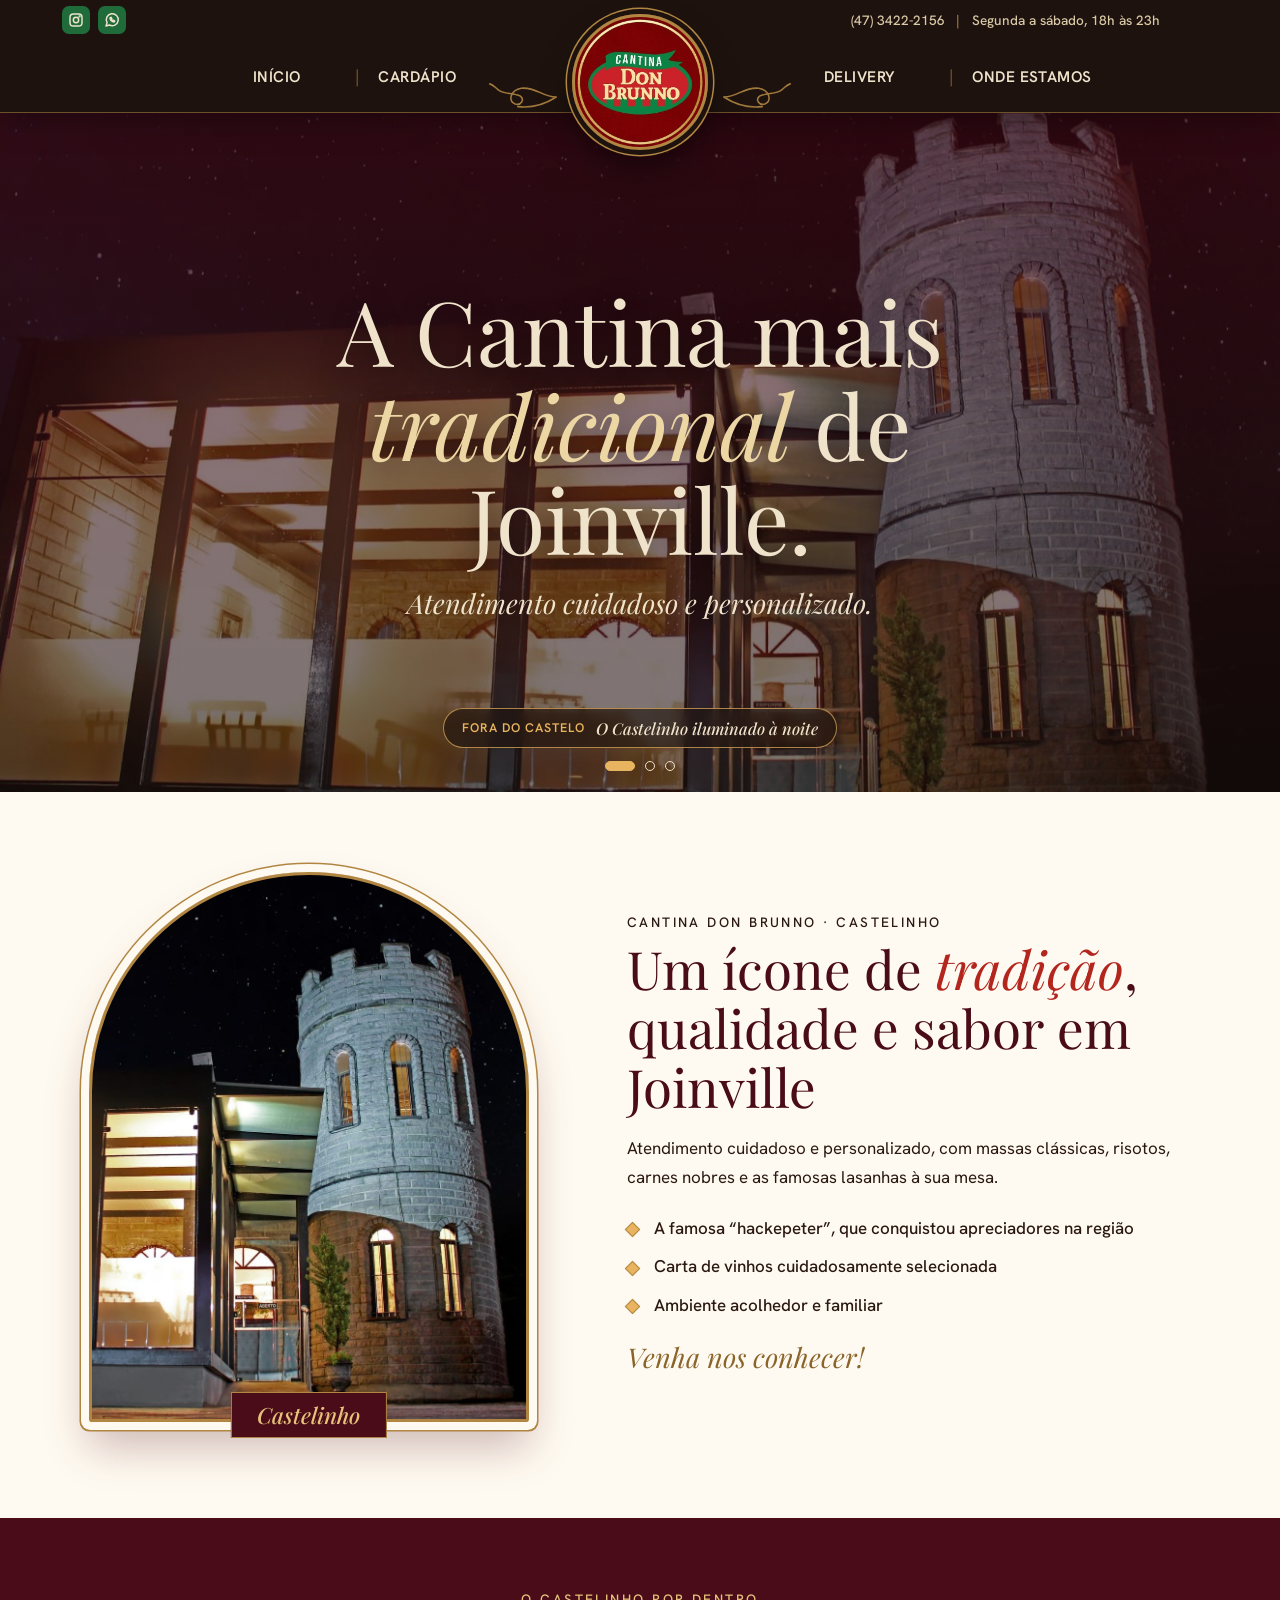
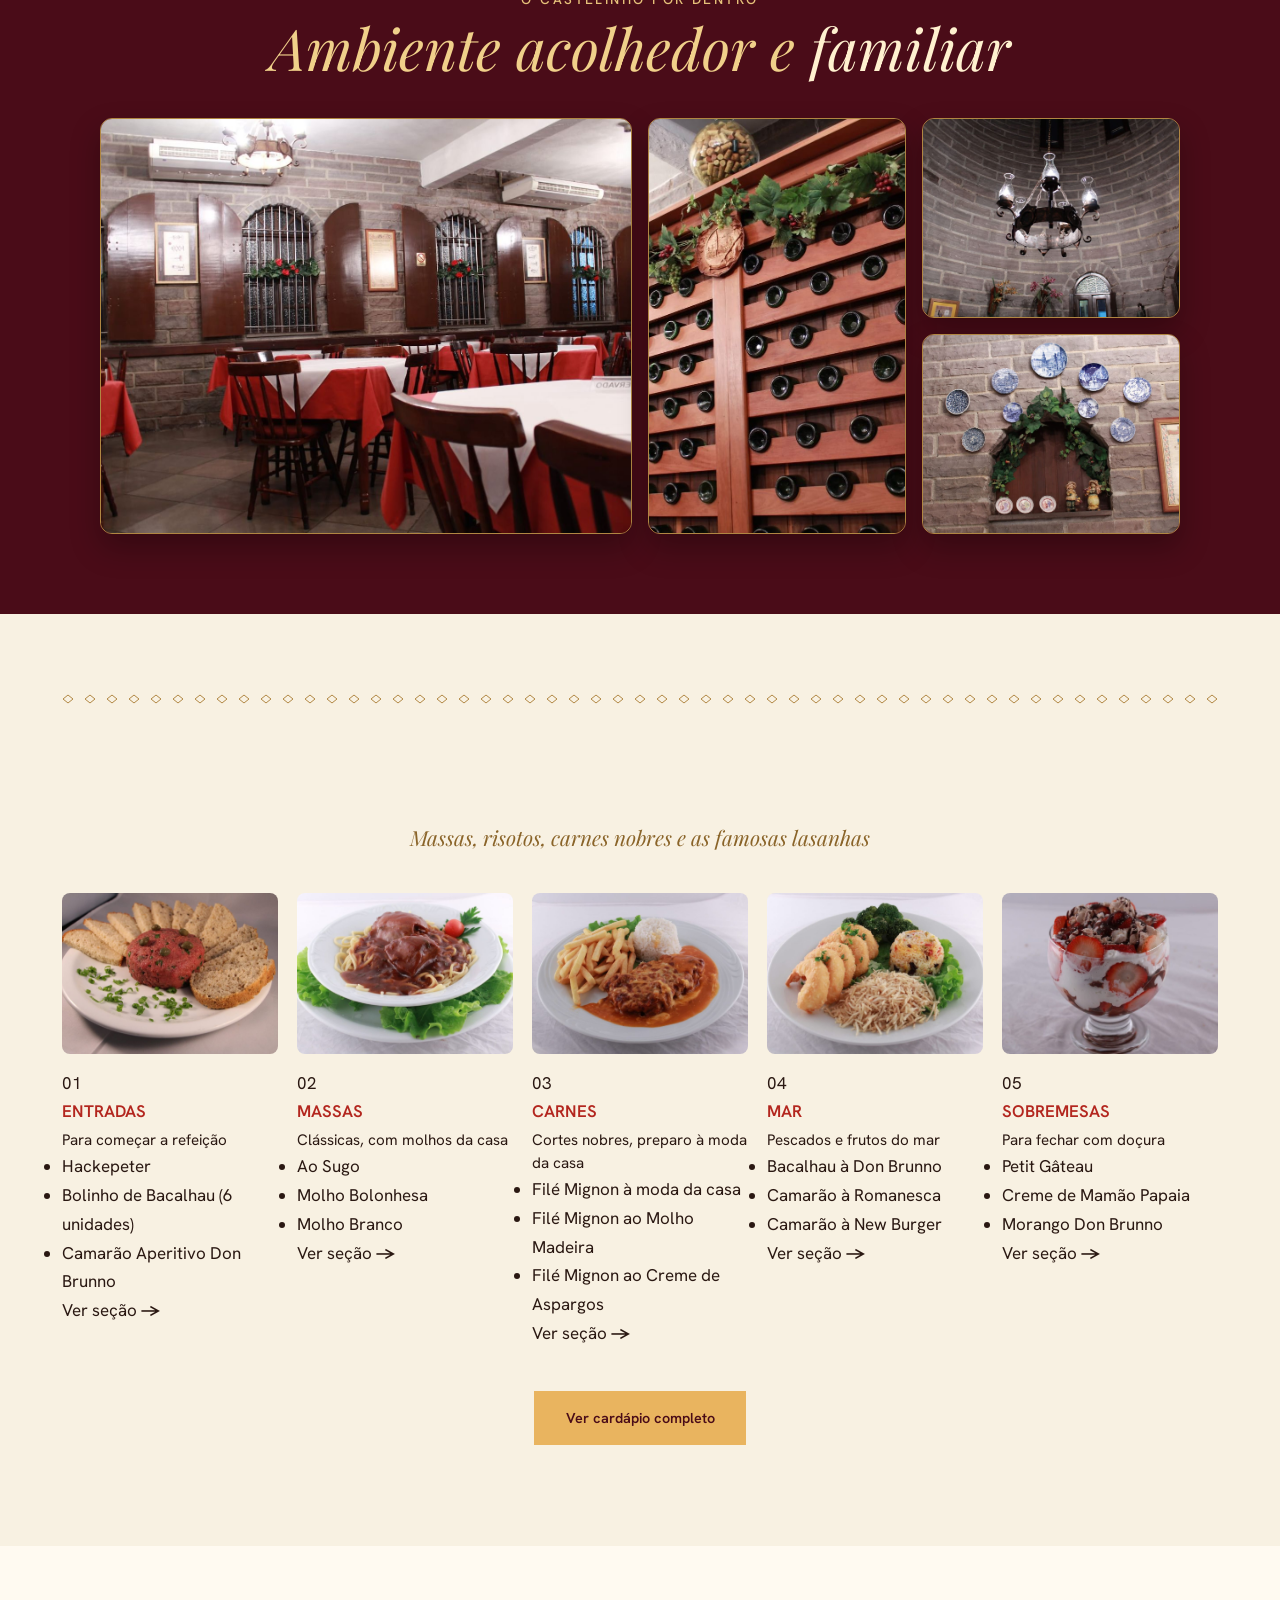
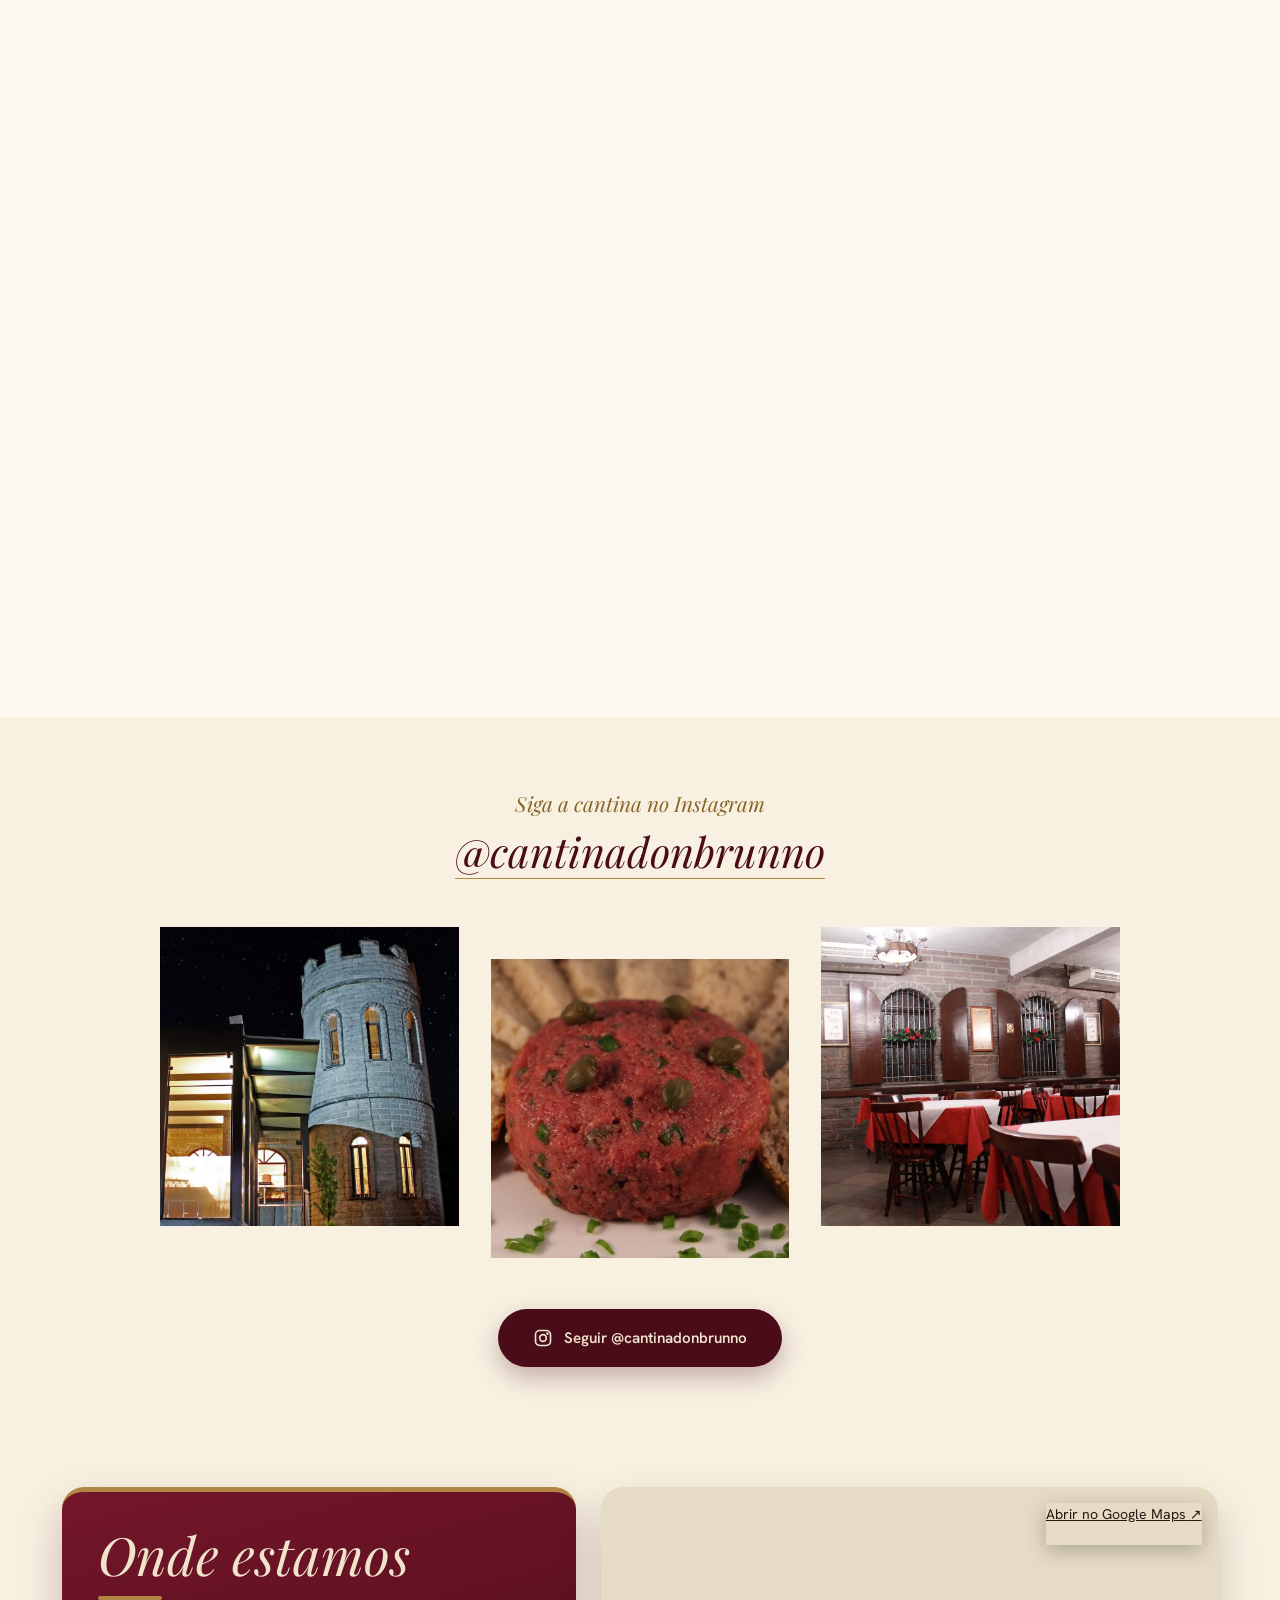
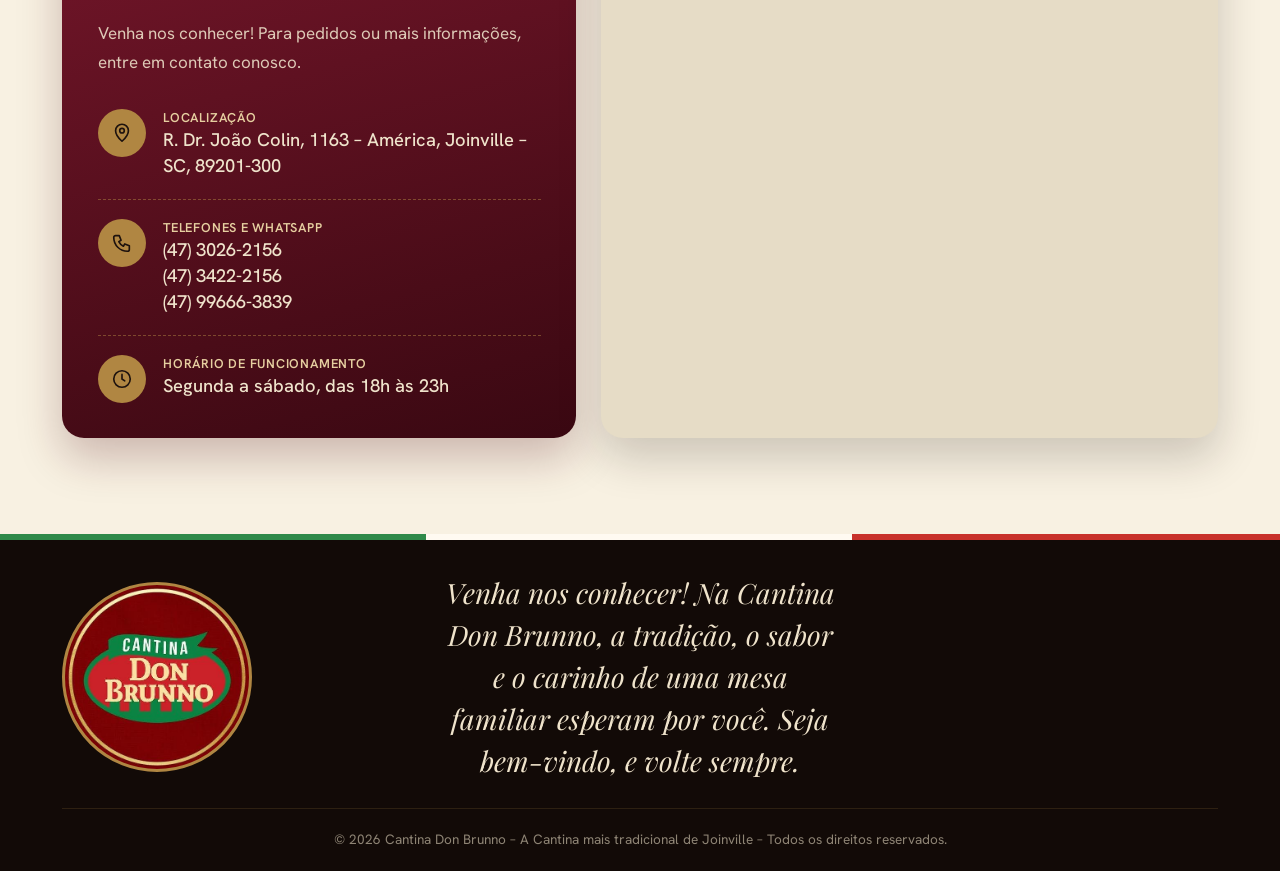
<file: index.html>
<!DOCTYPE html>
<html lang="pt-BR">
<head>
<meta charset="utf-8">
<meta name="viewport" content="width=device-width, initial-scale=1, viewport-fit=cover">
<title>Cantina Don Brunno – A Cantina mais tradicional de Joinville</title>
<link rel="preconnect" href="https://fonts.googleapis.com"><link rel="preconnect" href="https://fonts.gstatic.com" crossorigin>
<link href="https://fonts.googleapis.com/css2?family=Playfair+Display:ital,wght@0,400;0,500;0,600;1,400;1,500&family=Hanken+Grotesk:wght@400;500;600&display=swap" rel="stylesheet">
<link rel="stylesheet" href="css/style.css">
</head>
<body class="hm">
<header id="hd">
 <div class="tbar"><div class="w"><div class="soc"><a class="ic2" href="https://www.instagram.com/cantinadonbrunno" aria-label="Instagram"><svg width="16" height="16" viewBox="0 0 24 24" fill="none" stroke="currentColor" stroke-width="2.2" aria-hidden="true"><rect x="3" y="3" width="18" height="18" rx="5"/><circle cx="12" cy="12" r="4"/><circle cx="17.3" cy="6.7" r=".6" fill="currentColor"/></svg></a><a class="ic2" href="https://wa.me/5547996663839" aria-label="WhatsApp"><svg width="16" height="16" viewBox="0 0 24 24" fill="none" stroke="currentColor" stroke-width="2.2" stroke-linecap="round" stroke-linejoin="round" aria-hidden="true"><path d="M3 21l1.6-5A9 9 0 1 1 8 19.4z"/><path d="M9 9c0 3 3 6 6 6l1.2-1.4-2.2-1.2-.9.7a4 4 0 0 1-1.9-1.9l.7-.9L10.7 8z"/></svg></a></div>
 <div class="inf"><a href="tel:+554734222156">(47) 3422-2156</a><span>|</span>Segunda a sábado, 18h às 23h</div></div></div>
 <div class="nbar"><div class="w nb">
  <button id="bg" aria-label="Abrir menu"><i></i><i></i></button>
  <ul class="nl nl-l"><li><a href="#top">Início</a></li><li><a href="cardapio.html">Cardápio</a></li></ul>
  <a class="bdg" href="#top" aria-label="Cantina Don Brunno – início"><i class="wing l"></i><i class="wing r"></i><span class="ph" data-s="logo"></span></a>
  <ul class="nl nl-r"><li><a href="#delivery">Delivery</a></li><li><a href="#contato">Onde estamos</a></li></ul>
  <a class="wam" href="https://wa.me/5547996663839" aria-label="WhatsApp"><svg width="24" height="24" viewBox="0 0 24 24" fill="currentColor" aria-hidden="true"><path d="M12.04 2C6.58 2 2.13 6.45 2.13 11.91c0 1.75.46 3.45 1.32 4.95L2.05 22l5.25-1.38a9.9 9.9 0 0 0 4.74 1.21h.01c5.46 0 9.91-4.45 9.91-9.91A9.85 9.85 0 0 0 19.07 4.9 9.83 9.83 0 0 0 12.04 2zm0 18.15h-.01a8.2 8.2 0 0 1-4.19-1.15l-.3-.18-3.12.82.83-3.04-.2-.31a8.2 8.2 0 0 1-1.26-4.38c0-4.54 3.7-8.23 8.25-8.23 2.2 0 4.27.86 5.82 2.42a8.18 8.18 0 0 1 2.41 5.82c0 4.54-3.7 8.23-8.23 8.23zm4.52-6.16c-.25-.12-1.47-.72-1.69-.81-.23-.08-.39-.12-.56.12-.17.25-.64.81-.78.97-.14.17-.29.19-.54.06-.25-.12-1.05-.39-2-1.23-.74-.66-1.23-1.47-1.38-1.72-.14-.25-.02-.38.11-.51.11-.11.25-.29.37-.43.12-.14.17-.25.25-.41.08-.17.04-.31-.02-.43-.06-.12-.56-1.34-.76-1.84-.2-.48-.41-.42-.56-.43h-.48c-.17 0-.43.06-.66.31-.23.25-.87.85-.87 2.07s.89 2.4 1.01 2.56c.12.17 1.75 2.67 4.23 3.74.59.26 1.05.41 1.41.52.59.19 1.13.16 1.56.1.48-.07 1.47-.6 1.67-1.18.21-.58.21-1.07.14-1.18-.06-.1-.23-.16-.48-.29z"/></svg></a>
 </div></div>
  <nav id="mm"><span class="ph mlogo" data-s="logo"></span><ul><li><a href="#top">Início</a></li><li><a href="cardapio.html">Cardápio</a></li><li><a href="#delivery">Delivery</a></li><li><a href="#contato">Onde estamos</a></li><li><a href="https://wa.me/5547996663839" class="sm">WhatsApp</a></li><li><a href="https://www.instagram.com/cantinadonbrunno" class="sm">Instagram</a></li></ul><div class="trib mt"></div></nav>
</header>
<section class="hero" id="top" aria-roledescription="carrossel" aria-label="Fotos da Cantina Don Brunno">
 <div class="hs"><div class="sl on" data-t="Fora do castelo" data-d="O Castelinho iluminado à noite"><div class="ph cv" data-s="castelo-fora" data-p="82% 50%" role="img" aria-label="Fachada do Castelinho da Cantina Don Brunno à noite, com a torre iluminada"></div></div><div class="sl" data-t="Dentro do castelo" data-d="O salão e a adega de vinhos"><div class="ph cv" data-s="salao-adega" data-p="55% 50%" role="img" aria-label="Salão da Cantina Don Brunno com mesas de toalha vermelha e a adega ao fundo"></div></div><div class="sl" data-t="Dentro do castelo" data-d="Cada canto com história e carinho"><div class="ph cv" data-s="quadro-uvas-branca" data-p="50% 50%" role="img" aria-label="Quadro de uvas na parede de pedra do salão"></div></div></div>
 <div><h1>A Cantina mais <em>tradicional</em> de Joinville.</h1><p>Atendimento cuidadoso e personalizado.</p></div>
 <div class="hb"><span class="hcap" aria-live="polite"><b></b><i></i></span><div class="hdots"><button type="button" aria-label="Foto 1"></button><button type="button" aria-label="Foto 2"></button><button type="button" aria-label="Foto 3"></button></div></div>
</section>

<section id="castelinho"><div class="w cs">
 <div class="cs-ph rv"><div class="ph" data-s="casteloNoite" data-p="50% 50%" role="img" aria-label="O Castelinho, sede da Cantina Don Brunno, iluminado à noite"></div><span class="cs-tag">Castelinho</span></div>
 <div class="rv"><p class="eb">Cantina Don Brunno · Castelinho</p>
  <h2>Um ícone de <em>tradição</em>, qualidade e sabor em Joinville</h2>
  <p>Atendimento cuidadoso e personalizado, com massas clássicas, risotos, carnes nobres e as famosas lasanhas à sua mesa.</p>
  <ul class="cs-li"><li>A famosa “hackepeter”, que conquistou apreciadores na região</li><li>Carta de vinhos cuidadosamente selecionada</li><li>Ambiente acolhedor e familiar</li></ul>
  <p class="cs-cl">Venha nos conhecer!</p></div>
</div></section>

<section id="ambiente"><div class="w">
 <p class="eb rv">O Castelinho por dentro</p><h2 class="rv">Ambiente acolhedor e <em>familiar</em></h2>
 <div class="amb rv">
  <figure class="a1"><div class="ph" data-s="salao" data-p="50% 50%" role="img" aria-label="Salão da Cantina Don Brunno com mesas de toalha vermelha e janelas em arco"></div></figure>
  <figure class="a2"><div class="ph" data-s="adega" data-p="55% 50%" role="img" aria-label="Adega de madeira com garrafas de vinho"></div></figure>
  <figure class="a3"><div class="ph" data-s="lustre" data-p="50% 40%" role="img" aria-label="Lustre de ferro na torre do Castelinho"></div></figure>
  <figure class="a4"><div class="ph" data-s="pratos-azuis" data-p="50% 45%" role="img" aria-label="Pratos azuis decorativos na parede de pedra"></div></figure>
 </div>
</div></section>

<section id="cardapio"><div class="w">
 <div class="dia"></div><h2 class="rv">Cardápio</h2><p class="sub">Massas, risotos, carnes nobres e as famosas lasanhas</p>
 <div class="fcg"><a class="fc" href="cardapio.html#entradas"><div class="ph" data-s="hackepeter-1" data-p="50% 50%" role="img" aria-label="Hackepeter com fatias de pão"></div><div class="fb"><span class="fn">01</span><h3>Entradas</h3><p class="fd">Para começar a refeição</p><ul><li>Hackepeter</li><li>Bolinho de Bacalhau (6 unidades)</li><li>Camarão Aperitivo Don Brunno</li></ul><span class="fm2">Ver seção <b aria-hidden="true">→</b></span></div></a><a class="fc" href="cardapio.html#massas"><div class="ph" data-s="massa-molho" data-p="50% 50%" role="img" aria-label="Spaghetti com molho da casa"></div><div class="fb"><span class="fn">02</span><h3>Massas</h3><p class="fd">Clássicas, com molhos da casa</p><ul><li>Ao Sugo</li><li>Molho Bolonhesa</li><li>Molho Branco</li></ul><span class="fm2">Ver seção <b aria-hidden="true">→</b></span></div></a><a class="fc" href="cardapio.html#carnes"><div class="ph" data-s="file-parmegiana-1" data-p="50% 50%" role="img" aria-label="Filé à parmegiana com fritas e arroz"></div><div class="fb"><span class="fn">03</span><h3>Carnes</h3><p class="fd">Cortes nobres, preparo à moda da casa</p><ul><li>Filé Mignon à moda da casa</li><li>Filé Mignon ao Molho Madeira</li><li>Filé Mignon ao Creme de Aspargos</li></ul><span class="fm2">Ver seção <b aria-hidden="true">→</b></span></div></a><a class="fc" href="cardapio.html#mar"><div class="ph" data-s="camarao-romanesca" data-p="50% 50%" role="img" aria-label="Camarão à Romanesca"></div><div class="fb"><span class="fn">04</span><h3>Mar</h3><p class="fd">Pescados e frutos do mar</p><ul><li>Bacalhau à Don Brunno</li><li>Camarão à Romanesca</li><li>Camarão à New Burger</li></ul><span class="fm2">Ver seção <b aria-hidden="true">→</b></span></div></a><a class="fc" href="cardapio.html#sobremesas"><div class="ph" data-s="sobremesa-morango-1" data-p="50% 50%" role="img" aria-label="Sobremesa de morango com chantilly"></div><div class="fb"><span class="fn">05</span><h3>Sobremesas</h3><p class="fd">Para fechar com doçura</p><ul><li>Petit Gâteau</li><li>Creme de Mamão Papaia</li><li>Morango Don Brunno</li></ul><span class="fm2">Ver seção <b aria-hidden="true">→</b></span></div></a></div>
 <p class="ct"><a class="btn sol" href="cardapio.html">Ver cardápio completo</a></p>
</div></section>

<section id="delivery"><div class="w dl">
 <div class="dc rv"><div class="fr"><div class="ph cv" data-s="file-parmegiana-2" data-p="50% 55%" role="img" aria-label="Filé à parmegiana da Cantina Don Brunno"></div></div></div>
 <div class="rv"><p class="eb">Delivery</p><h2>O sabor da <em>Cantina Don Brunno</em> também chega até você</h2>
  <p>Saboreie as delícias da Cantina Don Bruno no conforto da sua casa! Todos os nossos pratos são preparados com todo o carinho e cuidado que você já conhece.</p>
  <p>Faça seu pedido e descubra como transformar qualquer momento em uma experiência gastronômica especial.</p>
  <a class="btn" href="https://wa.me/5547996663839">Quero fazer meu pedido</a></div>
</div></section>

<div class="ribbon" aria-hidden="true"></div>
<section id="instagram"><div class="w">
 <p style="font:italic 400 1.3rem var(--serif);color:var(--bronzeD)">Siga a cantina no Instagram</p>
 <a class="h" href="https://www.instagram.com/cantinadonbrunno">@cantinadonbrunno</a>
 <div class="ig"><a class="g1" href="https://www.instagram.com/cantinadonbrunno" aria-label="Instagram"><div class="ph" data-s="casteloNoite" data-p="50% 45%"></div></a><a class="g2" href="https://www.instagram.com/cantinadonbrunno" aria-label="Instagram"><div class="ph" data-s="hackepeter-2" data-p="50% 50%"></div></a><a class="g3" href="https://www.instagram.com/cantinadonbrunno" aria-label="Instagram"><div class="ph" data-s="salao" data-p="50% 50%"></div></a></div>
 <a class="igb" href="https://www.instagram.com/cantinadonbrunno"><svg width="20" height="20" viewBox="0 0 24 24" fill="none" stroke="currentColor" stroke-width="2" aria-hidden="true"><rect x="3" y="3" width="18" height="18" rx="5"/><circle cx="12" cy="12" r="4"/><circle cx="17.3" cy="6.7" r=".6" fill="currentColor"/></svg>Seguir @cantinadonbrunno</a>
</div></section>

<section id="contato"><div class="w"><div class="ondg">
 <div class="card rv"><h2>Onde estamos</h2><p class="ondp">Venha nos conhecer! Para pedidos ou mais informações, entre em contato conosco.</p>
  <div class="row"><span class="ic"><svg width="22" height="22" viewBox="0 0 24 24" fill="none" stroke="currentColor" stroke-width="1.8" stroke-linecap="round" stroke-linejoin="round" aria-hidden="true"><path d="M12 21s-7-6.2-7-11.5A7 7 0 0 1 19 9.5C19 14.8 12 21 12 21z"/><circle cx="12" cy="9.5" r="2.5"/></svg></span><div><small>Localização</small><a href="https://www.google.com/maps/search/?api=1&query=Cantina+Don+Brunno+R.+Dr.+Jo%C3%A3o+Colin+1163+Joinville" target="_blank" rel="noopener"><b>R. Dr. João Colin, 1163 – América, Joinville – SC, 89201-300</b></a></div></div>
  <div class="row"><span class="ic"><svg width="22" height="22" viewBox="0 0 24 24" fill="none" stroke="currentColor" stroke-width="1.8" stroke-linecap="round" stroke-linejoin="round" aria-hidden="true"><path d="M5 4h4l2 5-2.5 1.5a11 11 0 0 0 5 5L15 13l5 2v4a2 2 0 0 1-2 2A15 15 0 0 1 3 6a2 2 0 0 1 2-2z"/></svg></span><div><small>Telefones e WhatsApp</small><a href="tel:+554730262156"><b>(47) 3026-2156</b></a><a href="tel:+554734222156"><b>(47) 3422-2156</b></a><a href="https://wa.me/5547996663839"><b>(47) 99666-3839</b></a></div></div>
  <div class="row"><span class="ic"><svg width="22" height="22" viewBox="0 0 24 24" fill="none" stroke="currentColor" stroke-width="1.8" stroke-linecap="round" stroke-linejoin="round" aria-hidden="true"><circle cx="12" cy="12" r="9"/><path d="M12 7v5l3 2"/></svg></span><div><small>Horário de funcionamento</small><b>Segunda a sábado, das 18h às 23h</b></div></div>
 </div>
 <div class="mp rv"><iframe title="Mapa – Cantina Don Brunno" loading="lazy" referrerpolicy="no-referrer-when-downgrade" src="https://maps.google.com/maps?q=Cantina+Don+Brunno+R.+Dr.+Jo%C3%A3o+Colin+1163+Joinville&output=embed"></iframe>
  <a class="pill" href="https://www.google.com/maps/search/?api=1&query=Cantina+Don+Brunno+R.+Dr.+Jo%C3%A3o+Colin+1163+Joinville" target="_blank" rel="noopener">Abrir no Google Maps <span aria-hidden="true">↗</span></a></div>
</div></div></section>
<footer class="foot"><div class="w fm"><span class="ph" data-s="logo" role="img" aria-label="Logo Cantina Don Brunno"></span>
 <p>Venha nos conhecer! Na Cantina Don Brunno, a tradição, o sabor e o carinho de uma mesa familiar esperam por você. Seja bem-vindo, e volte sempre.</p><span></span></div>
<div class="w"><p class="cp">© 2026 Cantina Don Brunno – A Cantina mais tradicional de Joinville – Todos os direitos reservados.</p></div></footer>
<script src="js/img.js"></script>
<script src="js/main.js"></script>
</body>
</html>
</file>
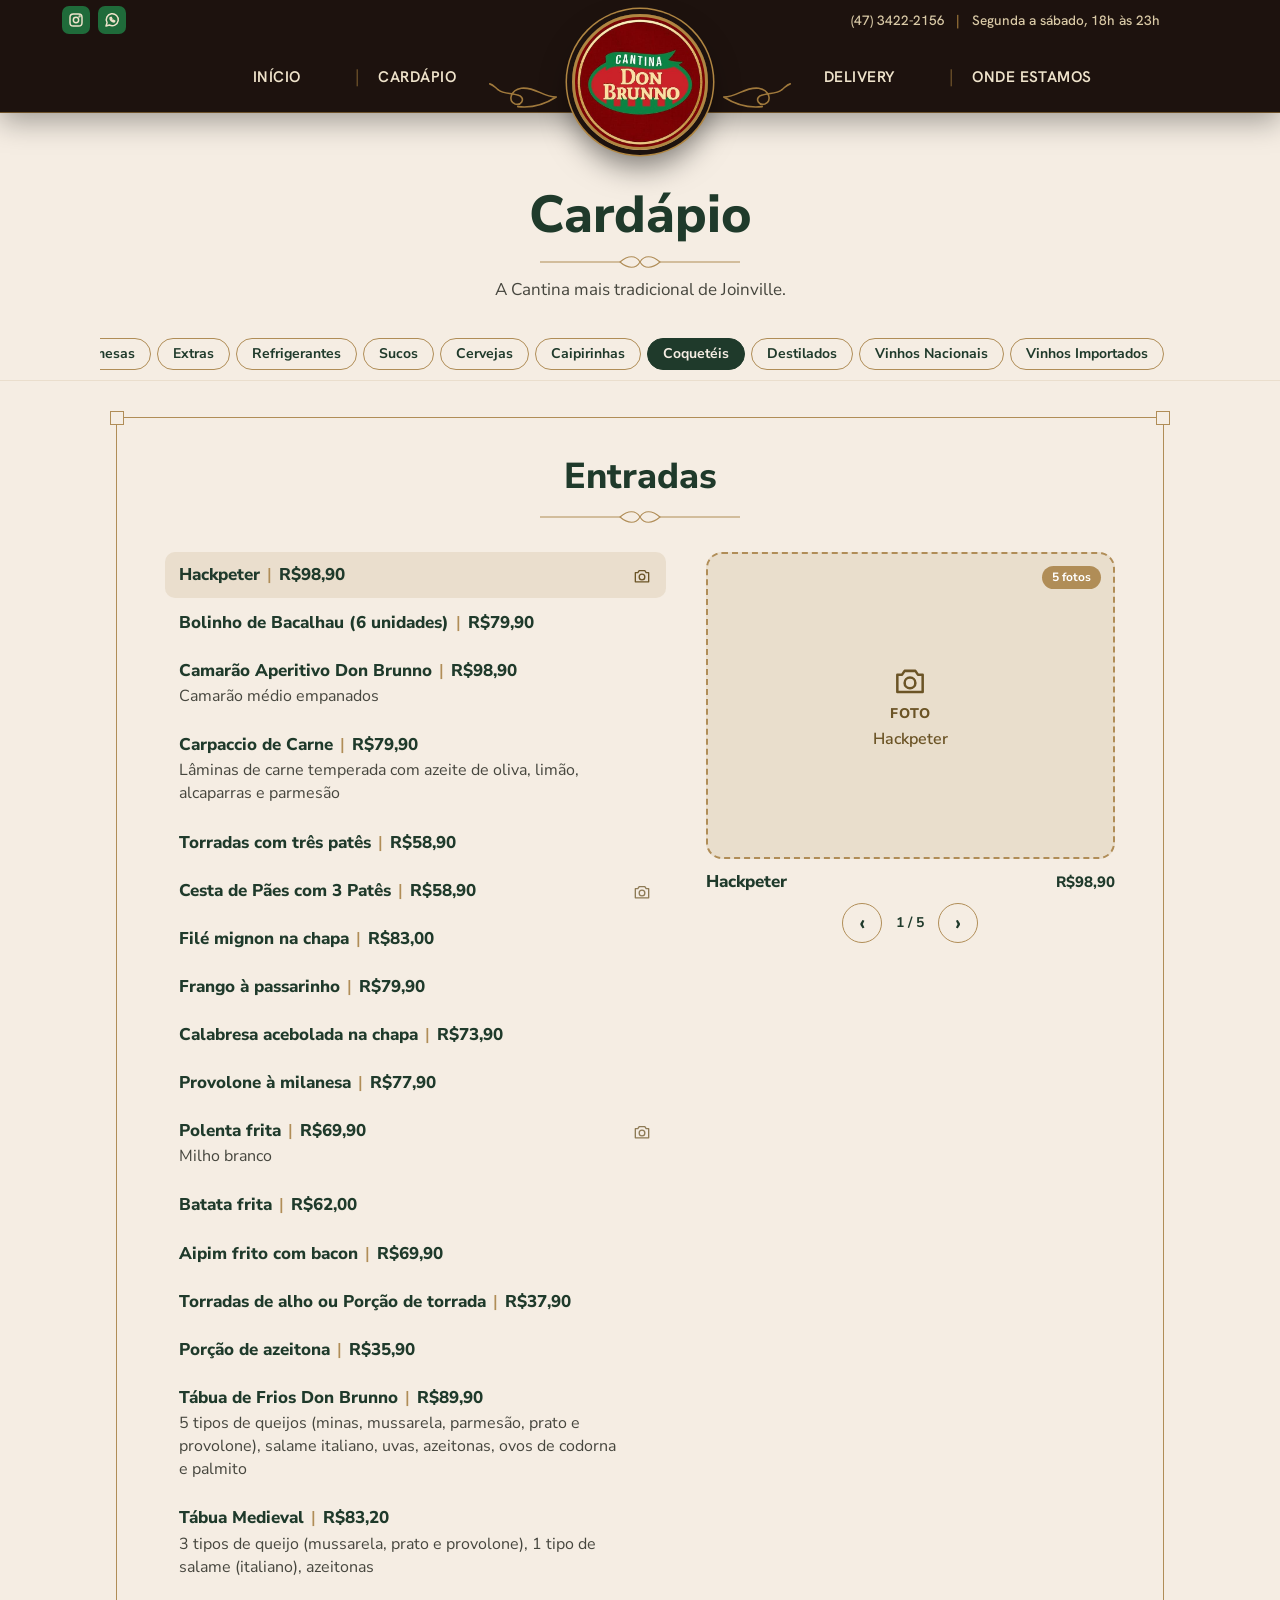
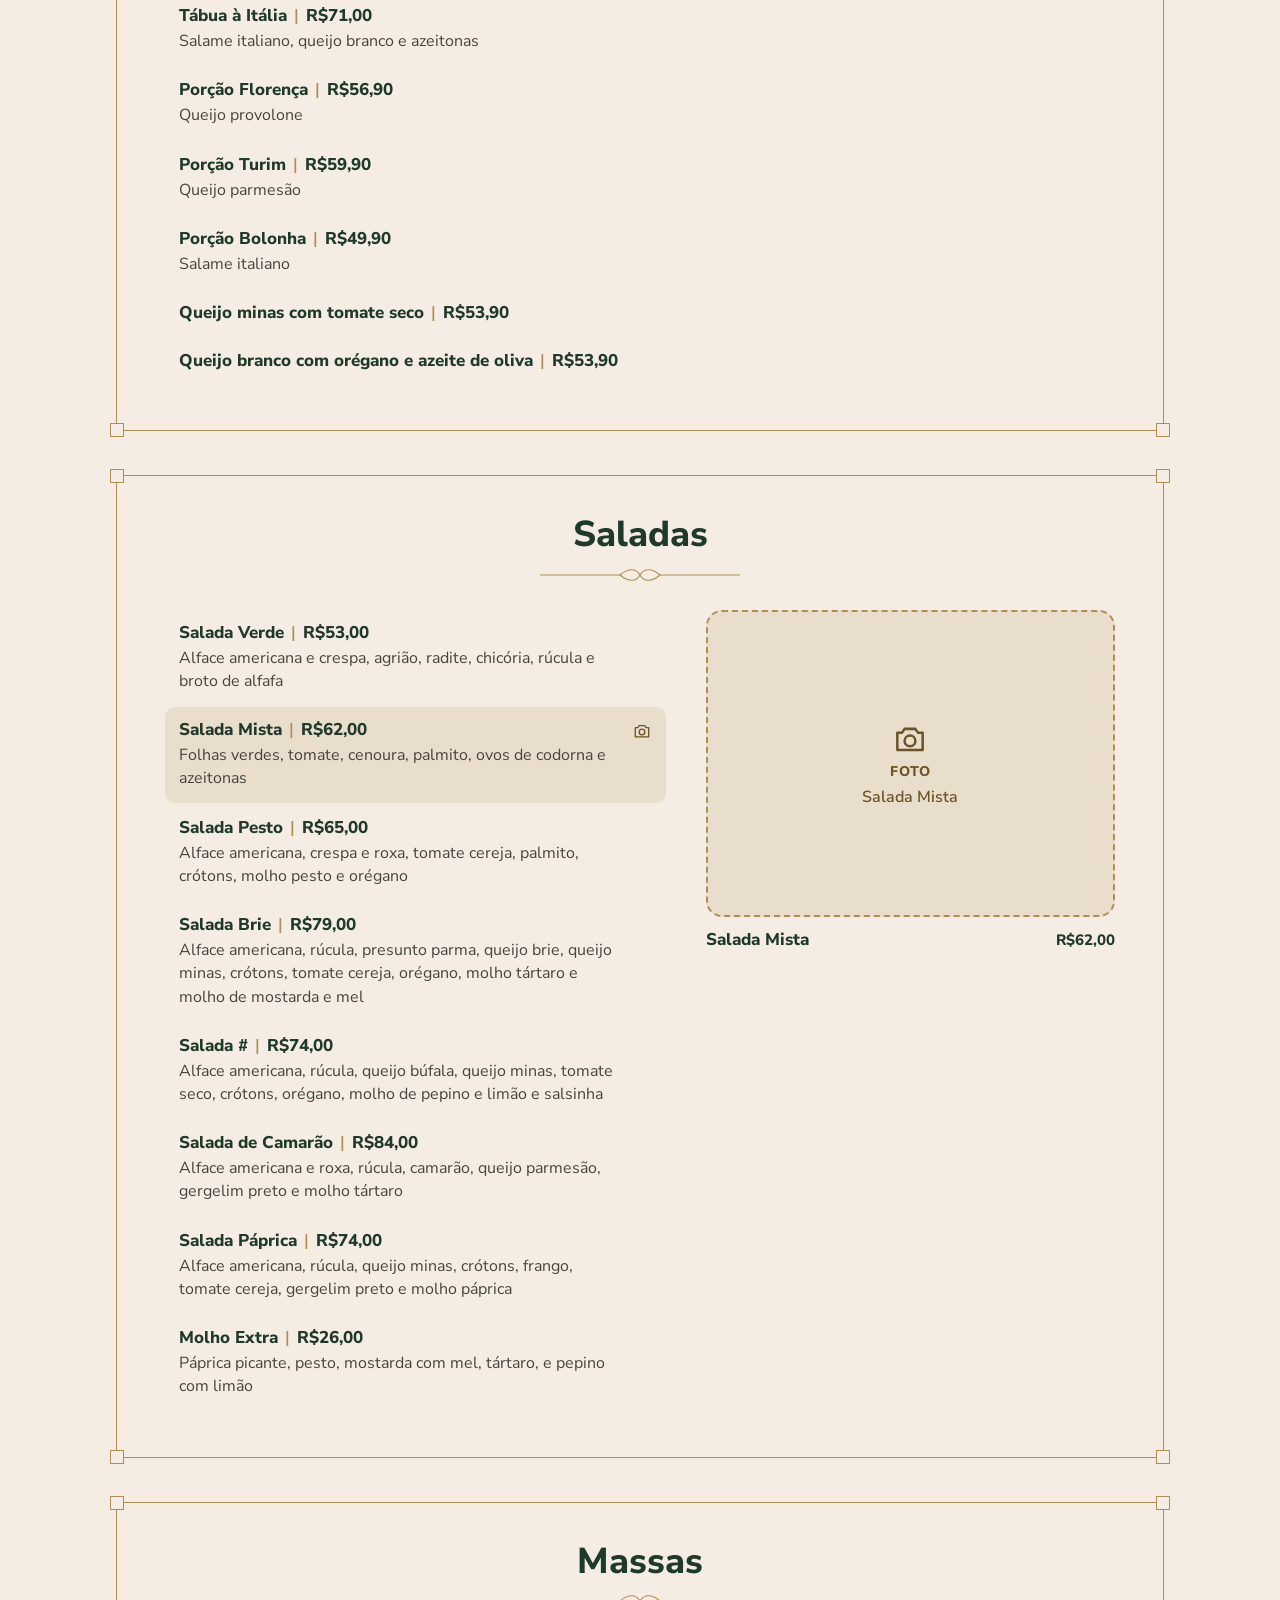
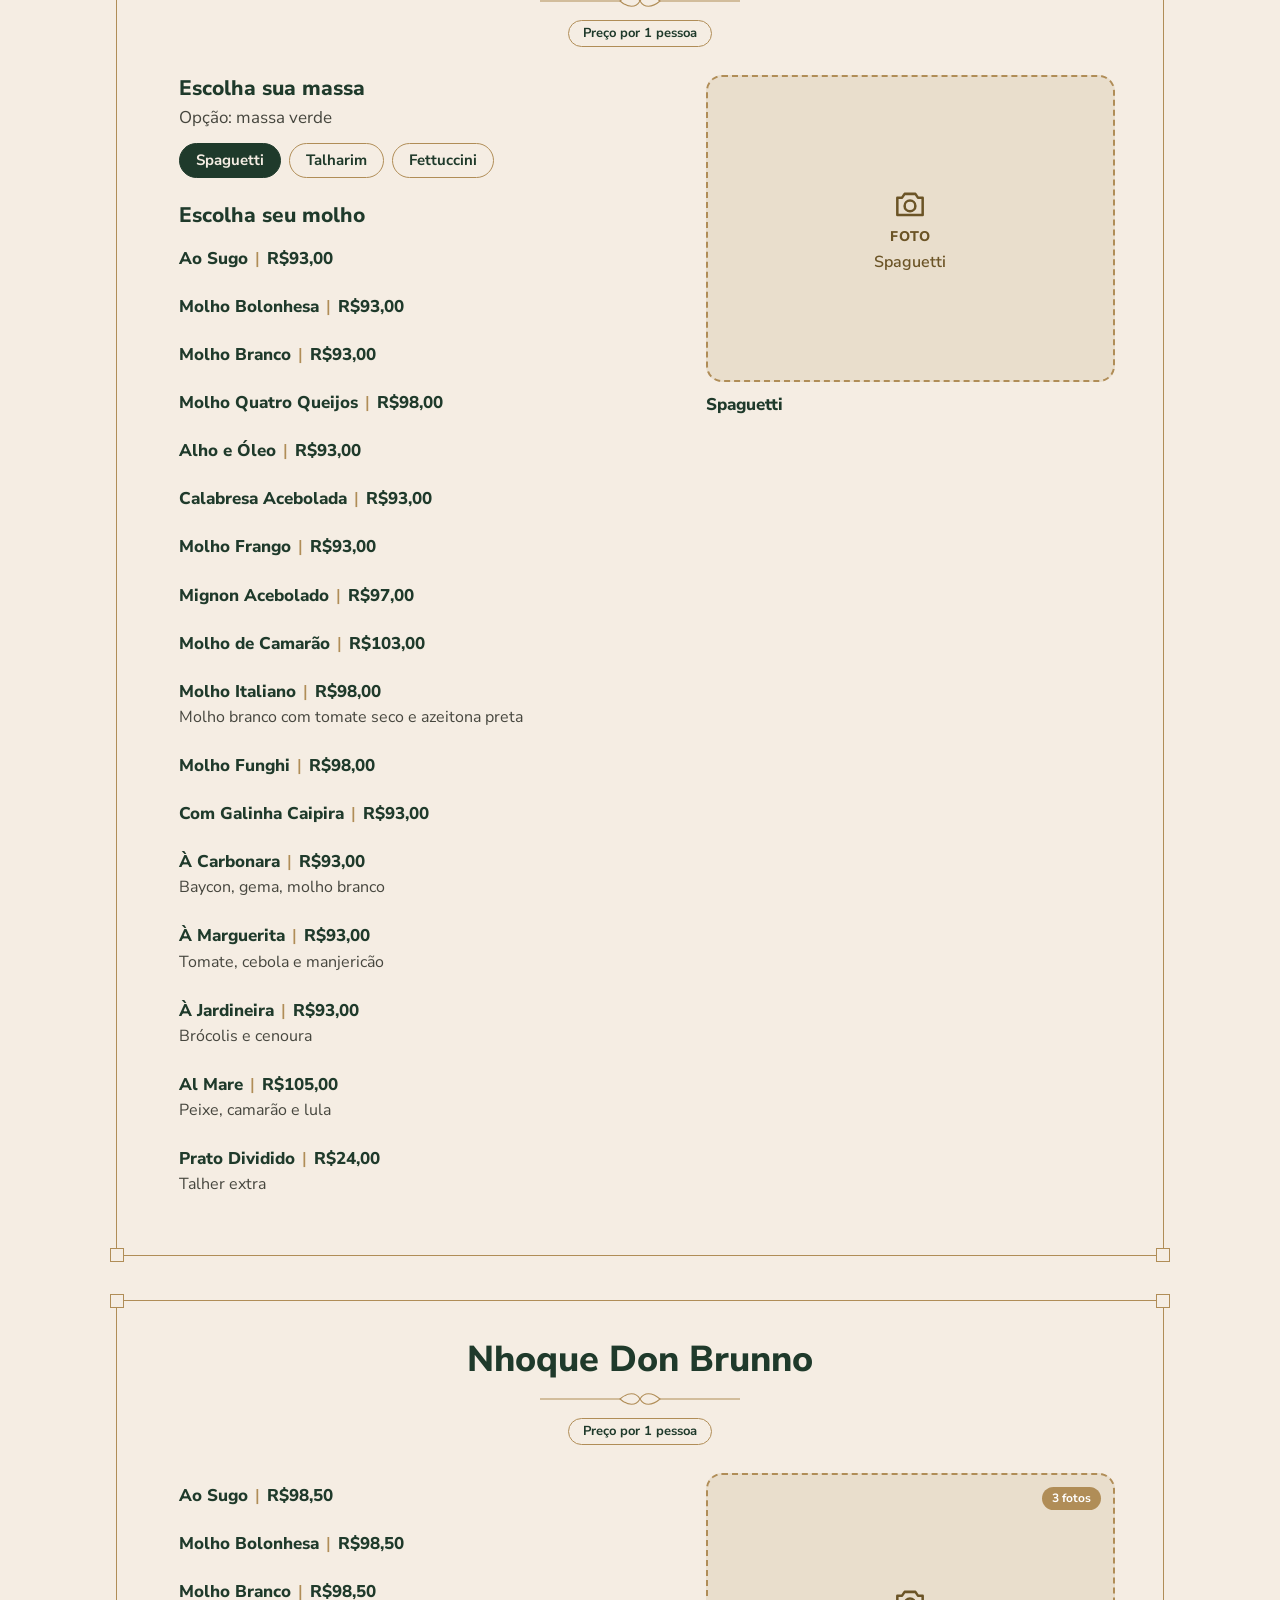
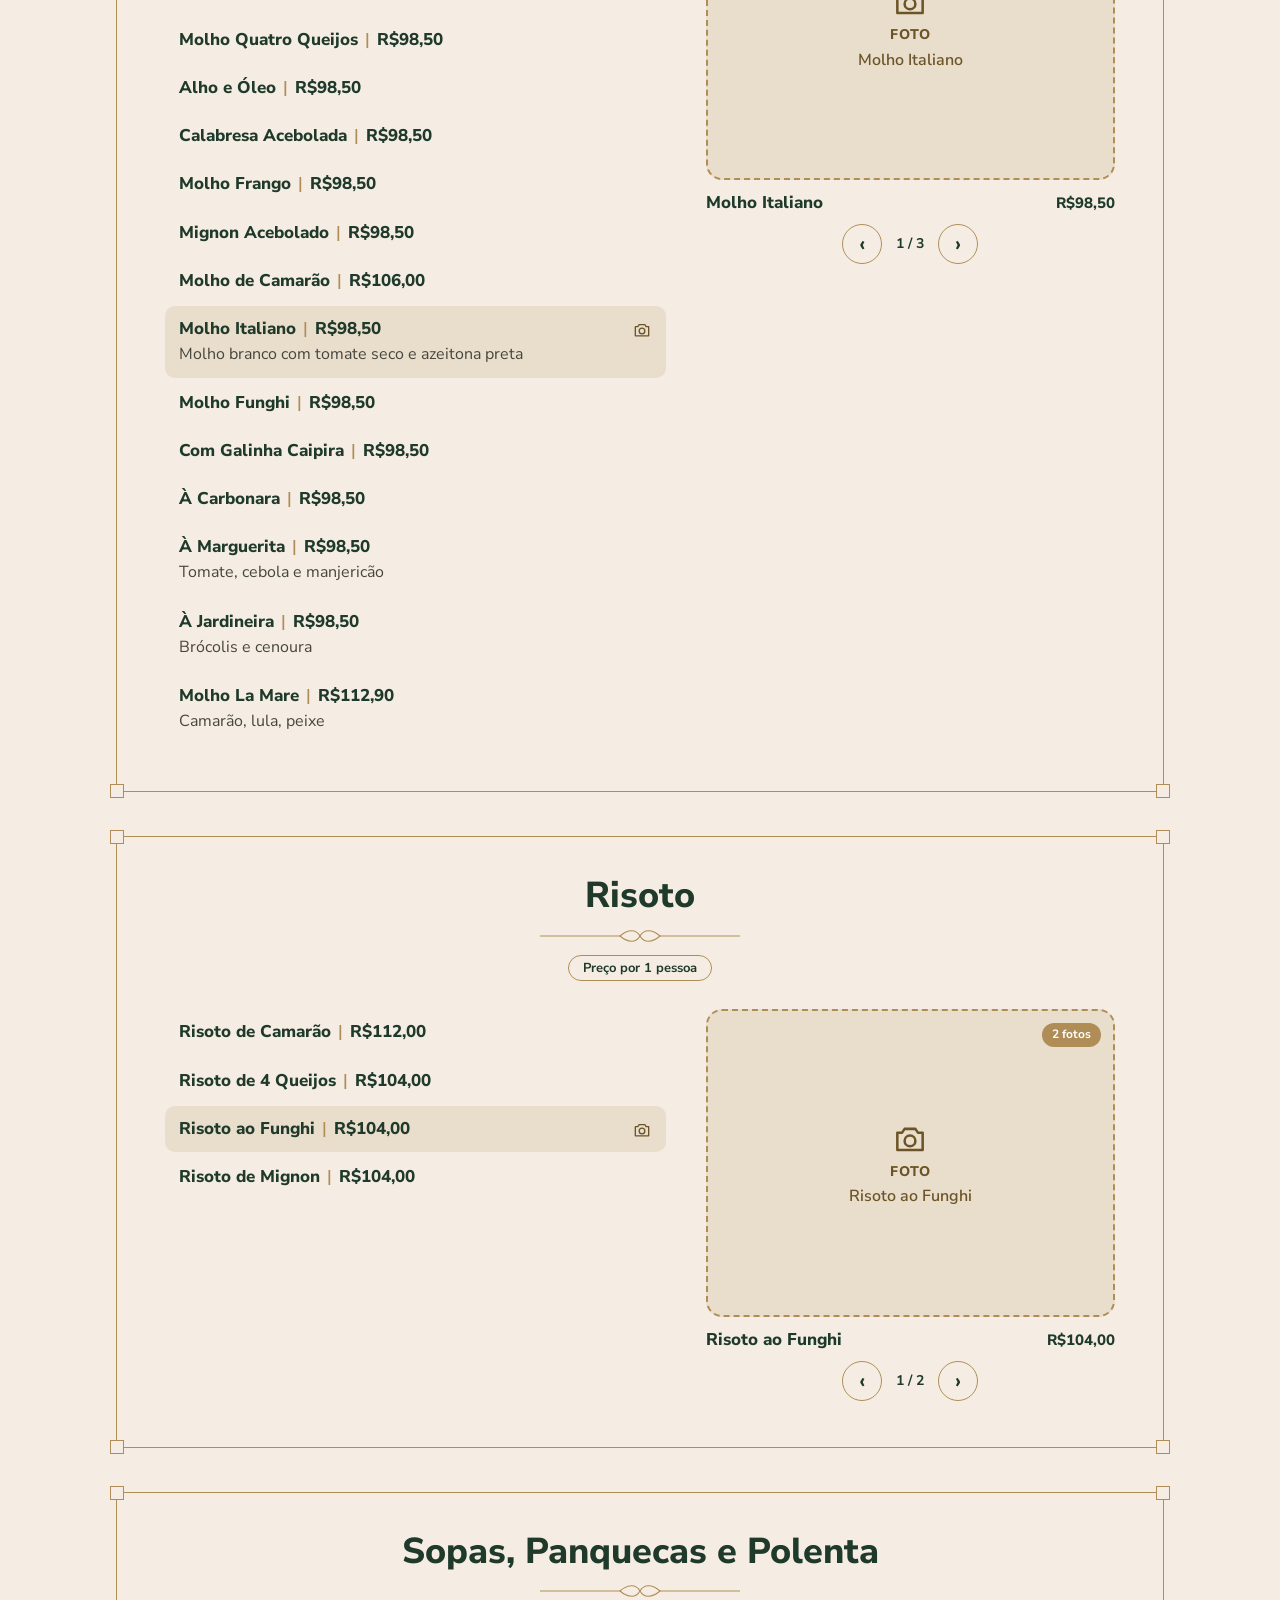
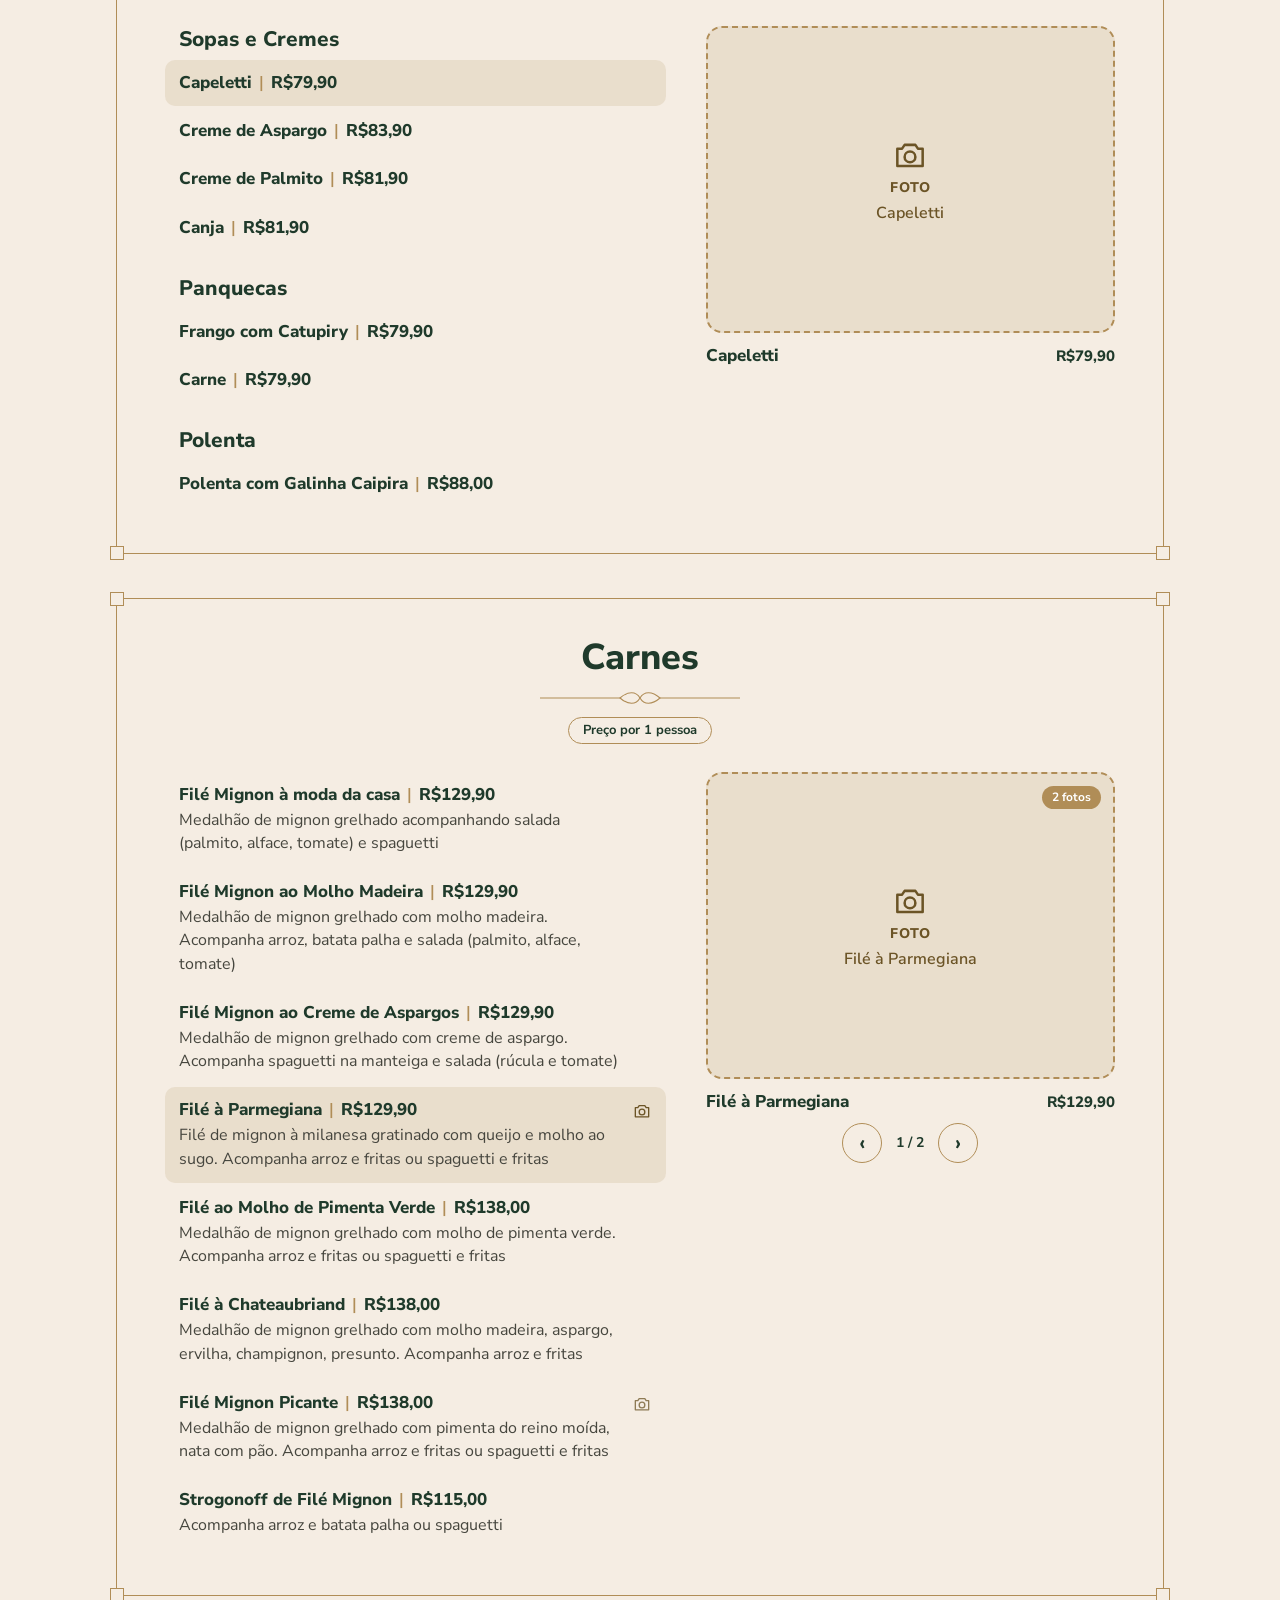
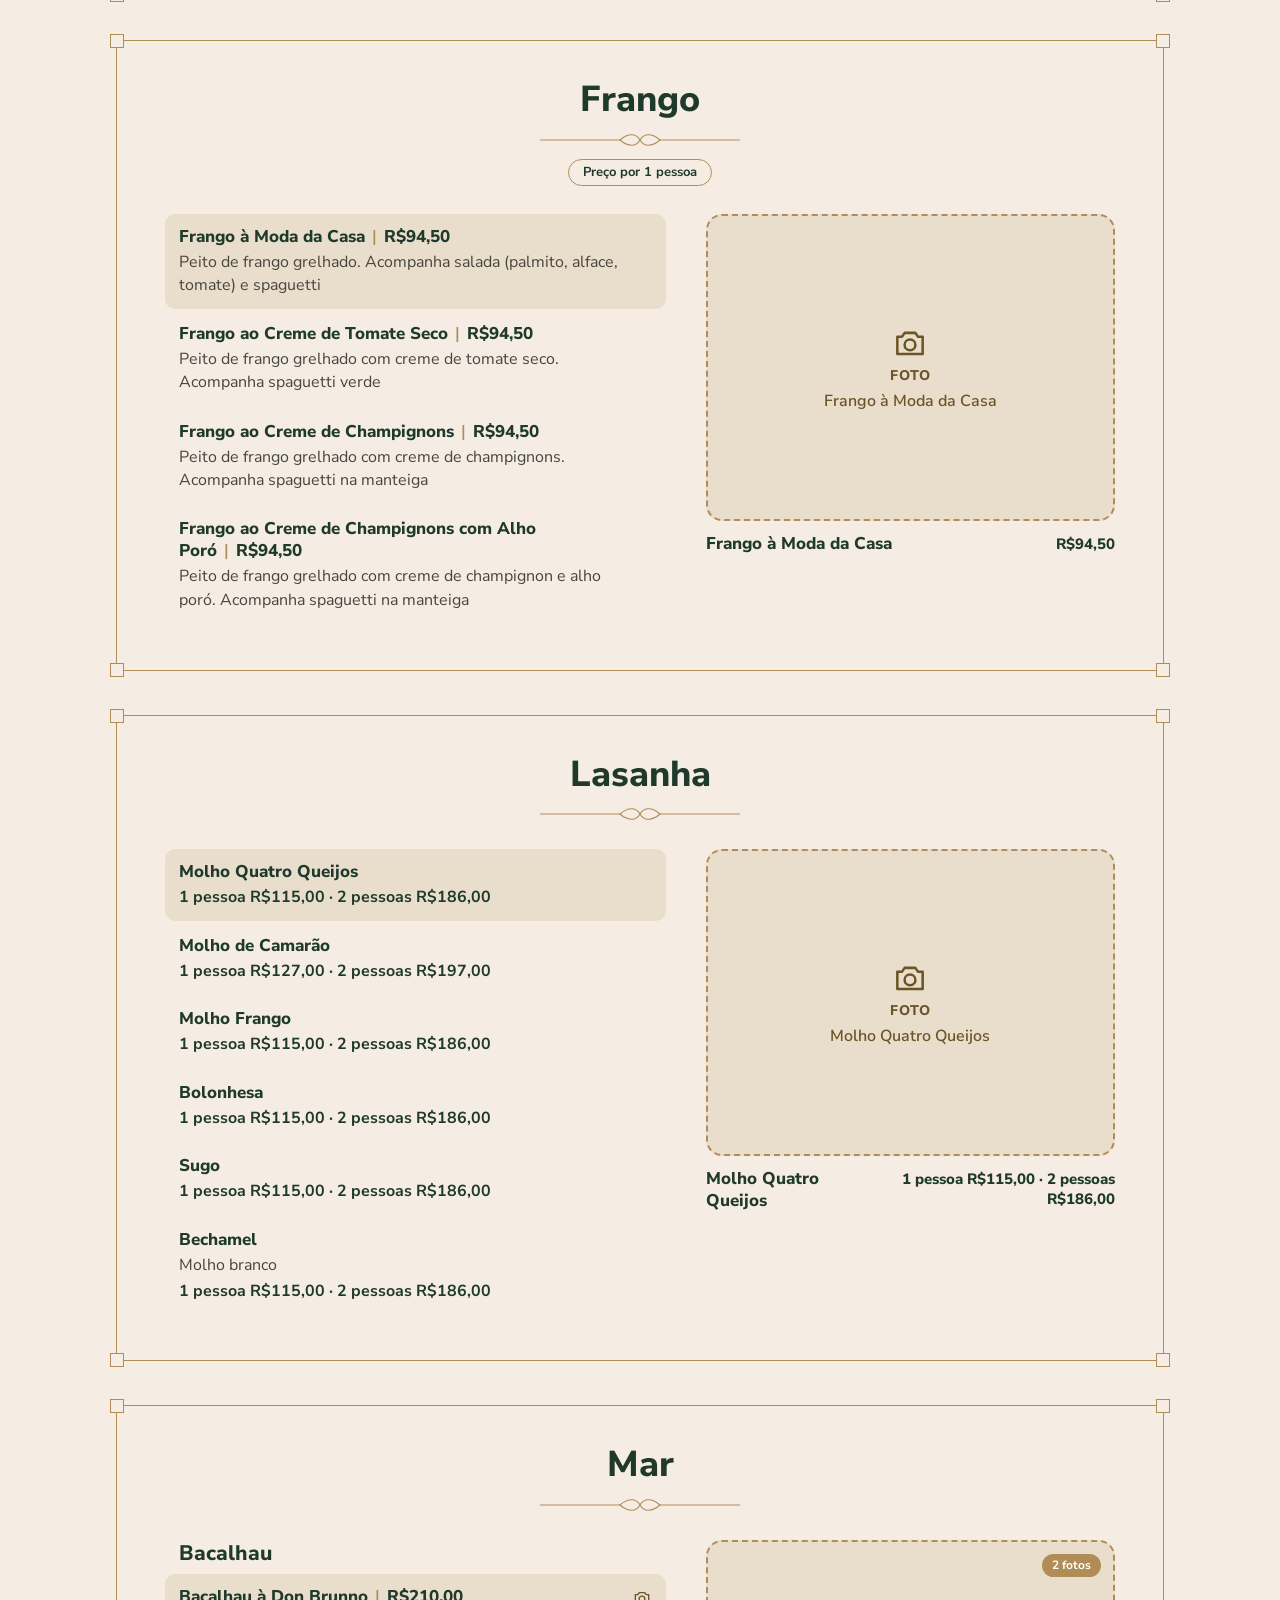
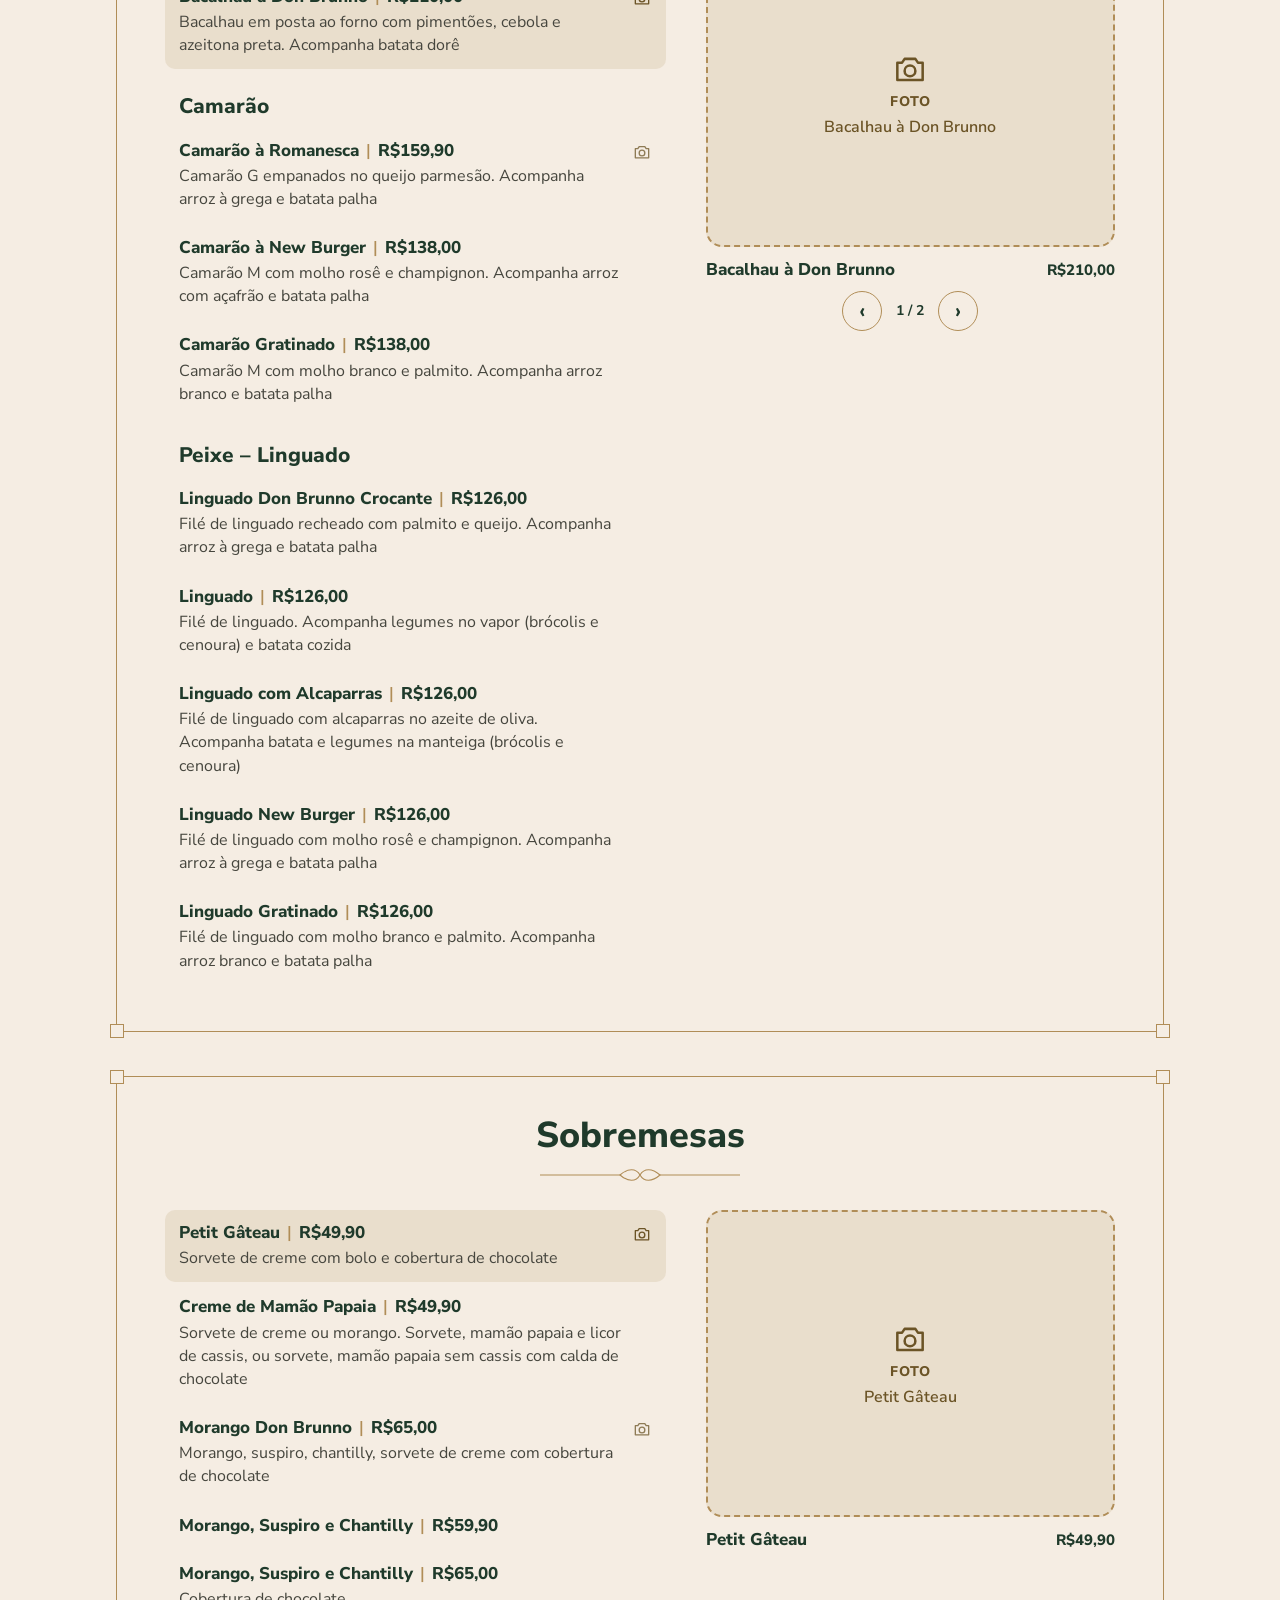
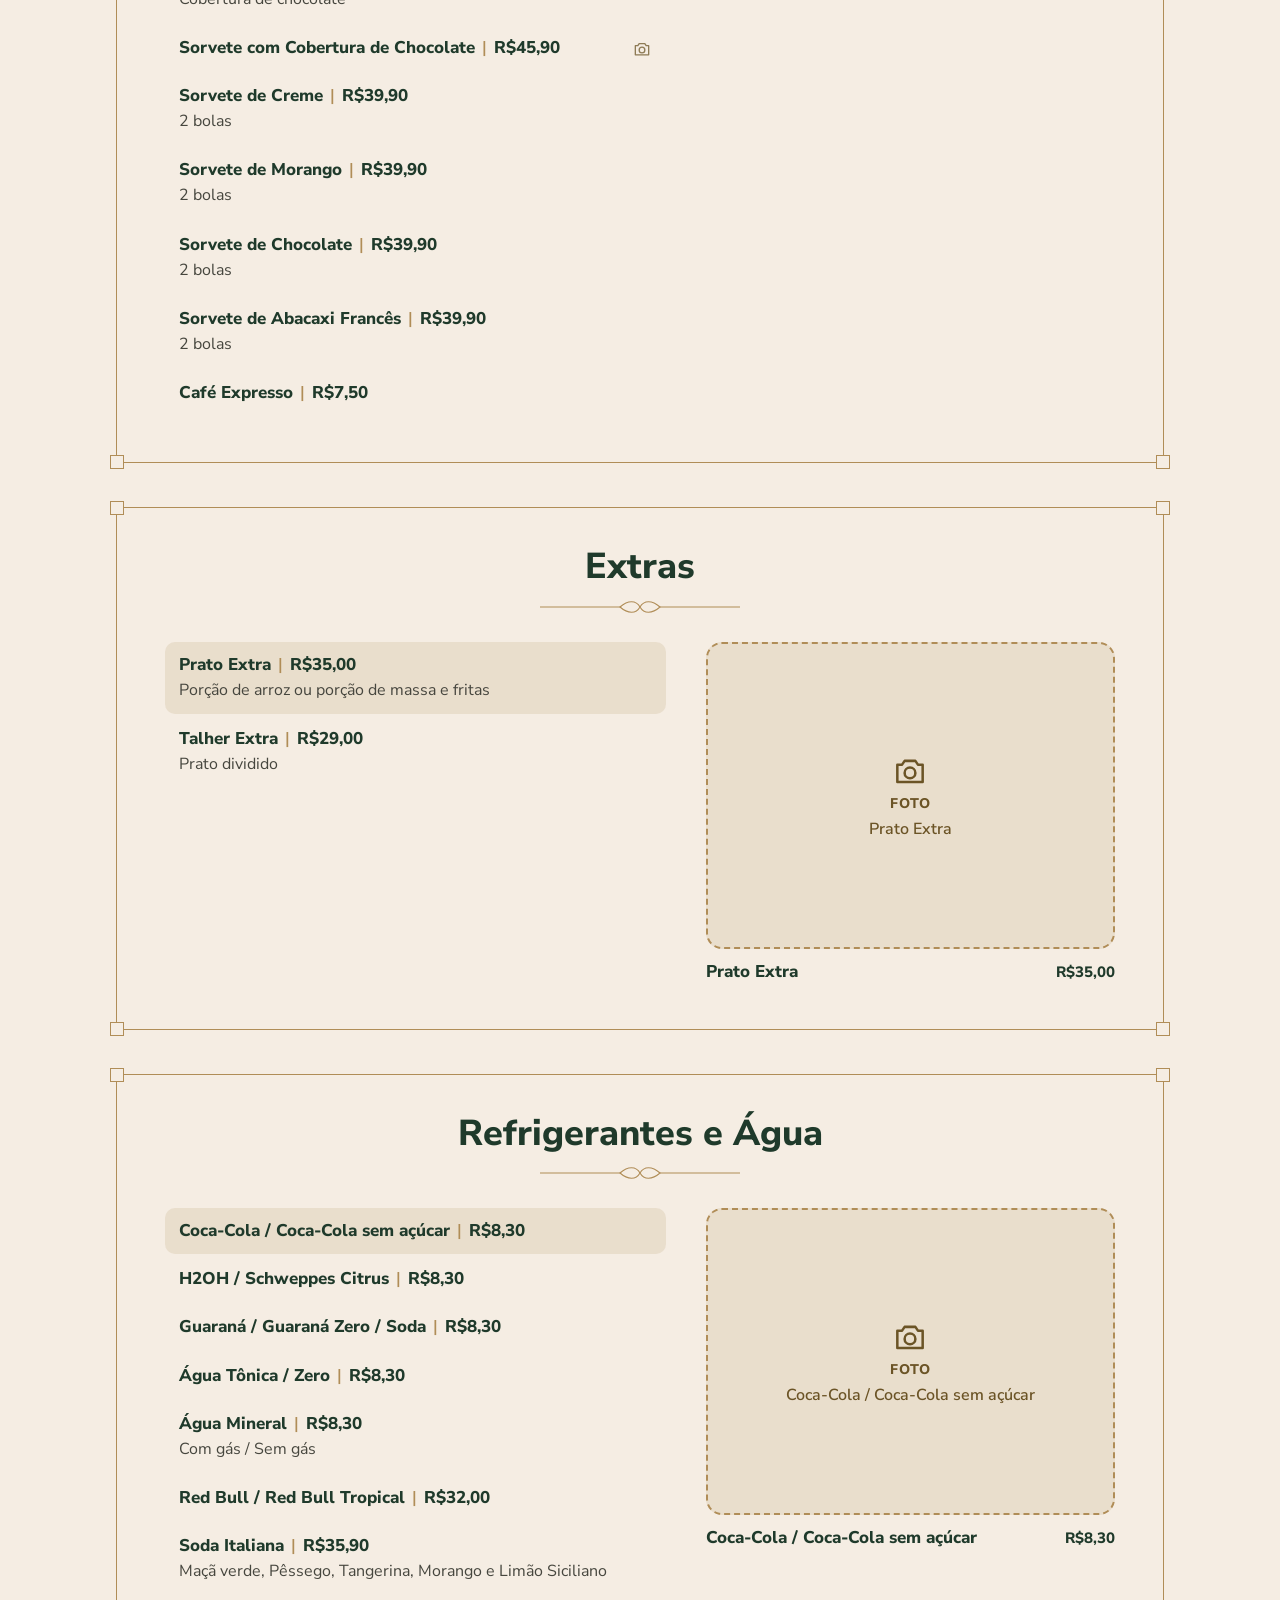
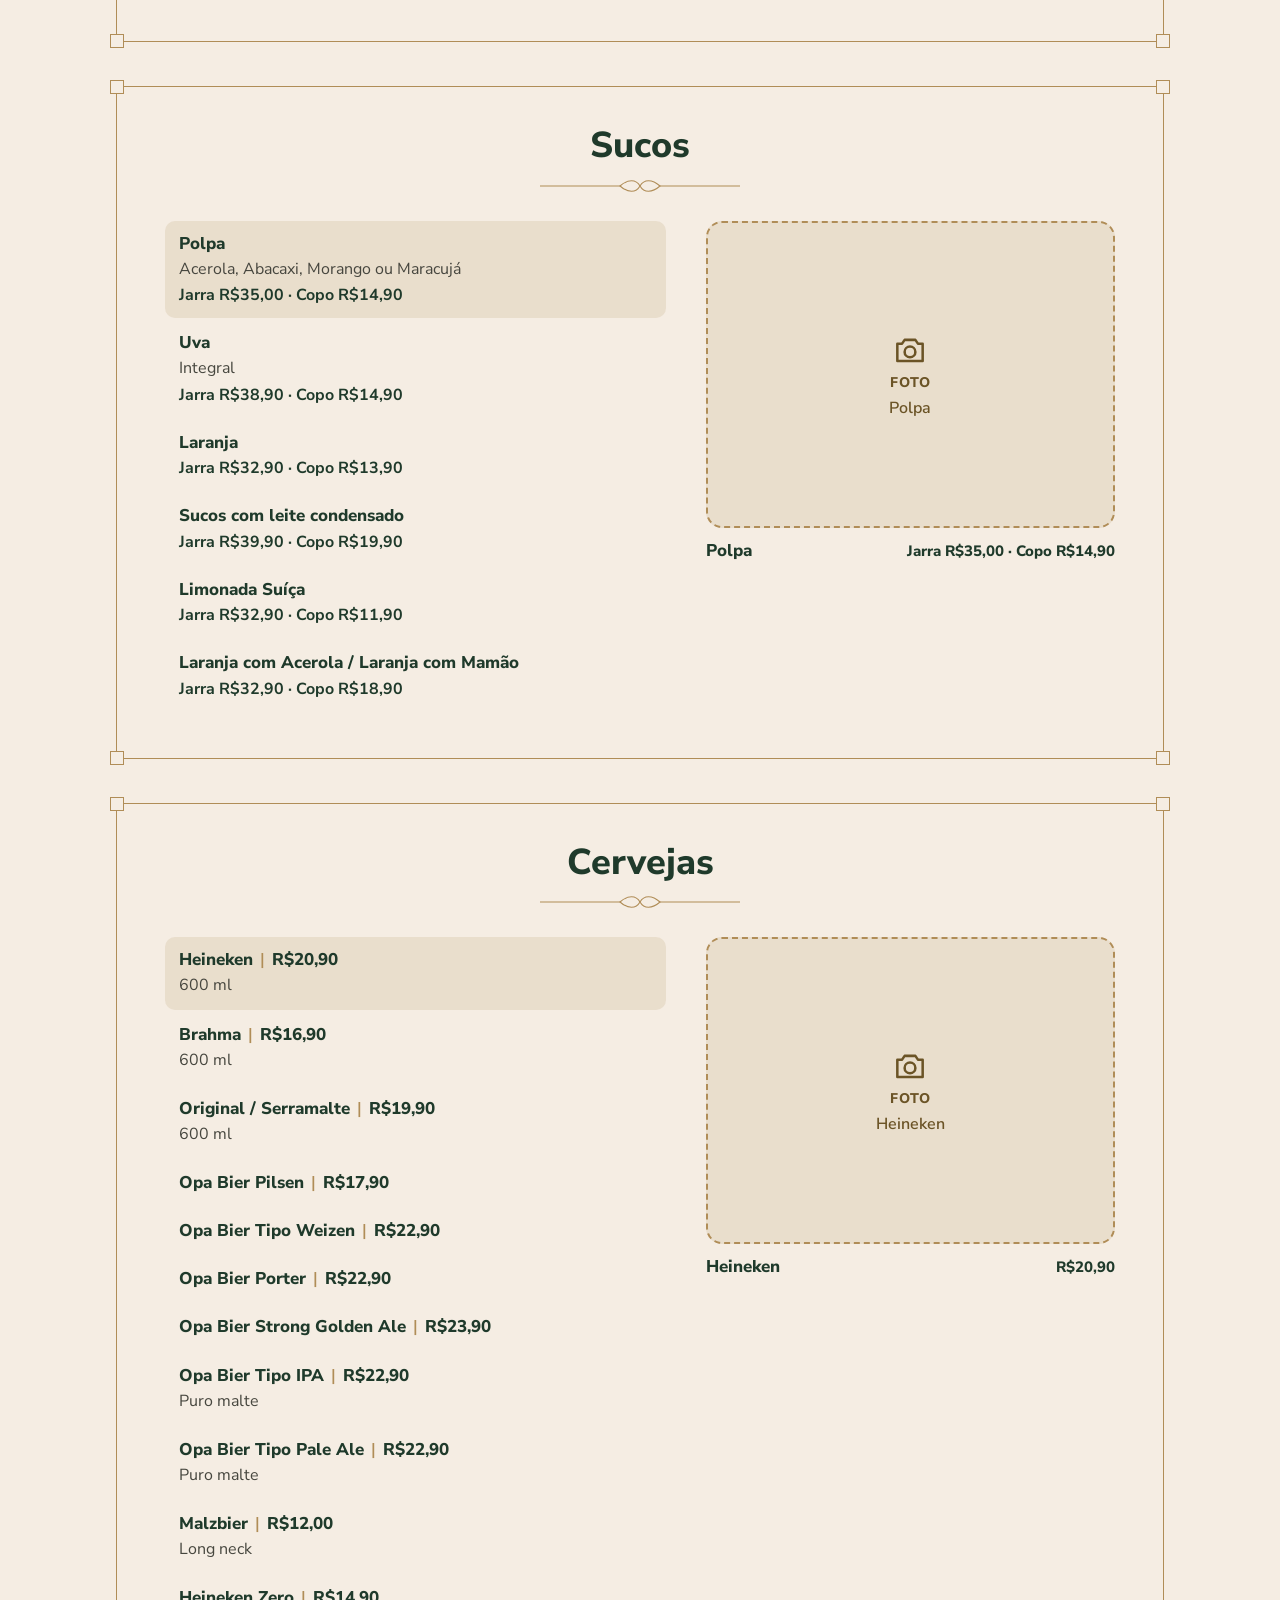
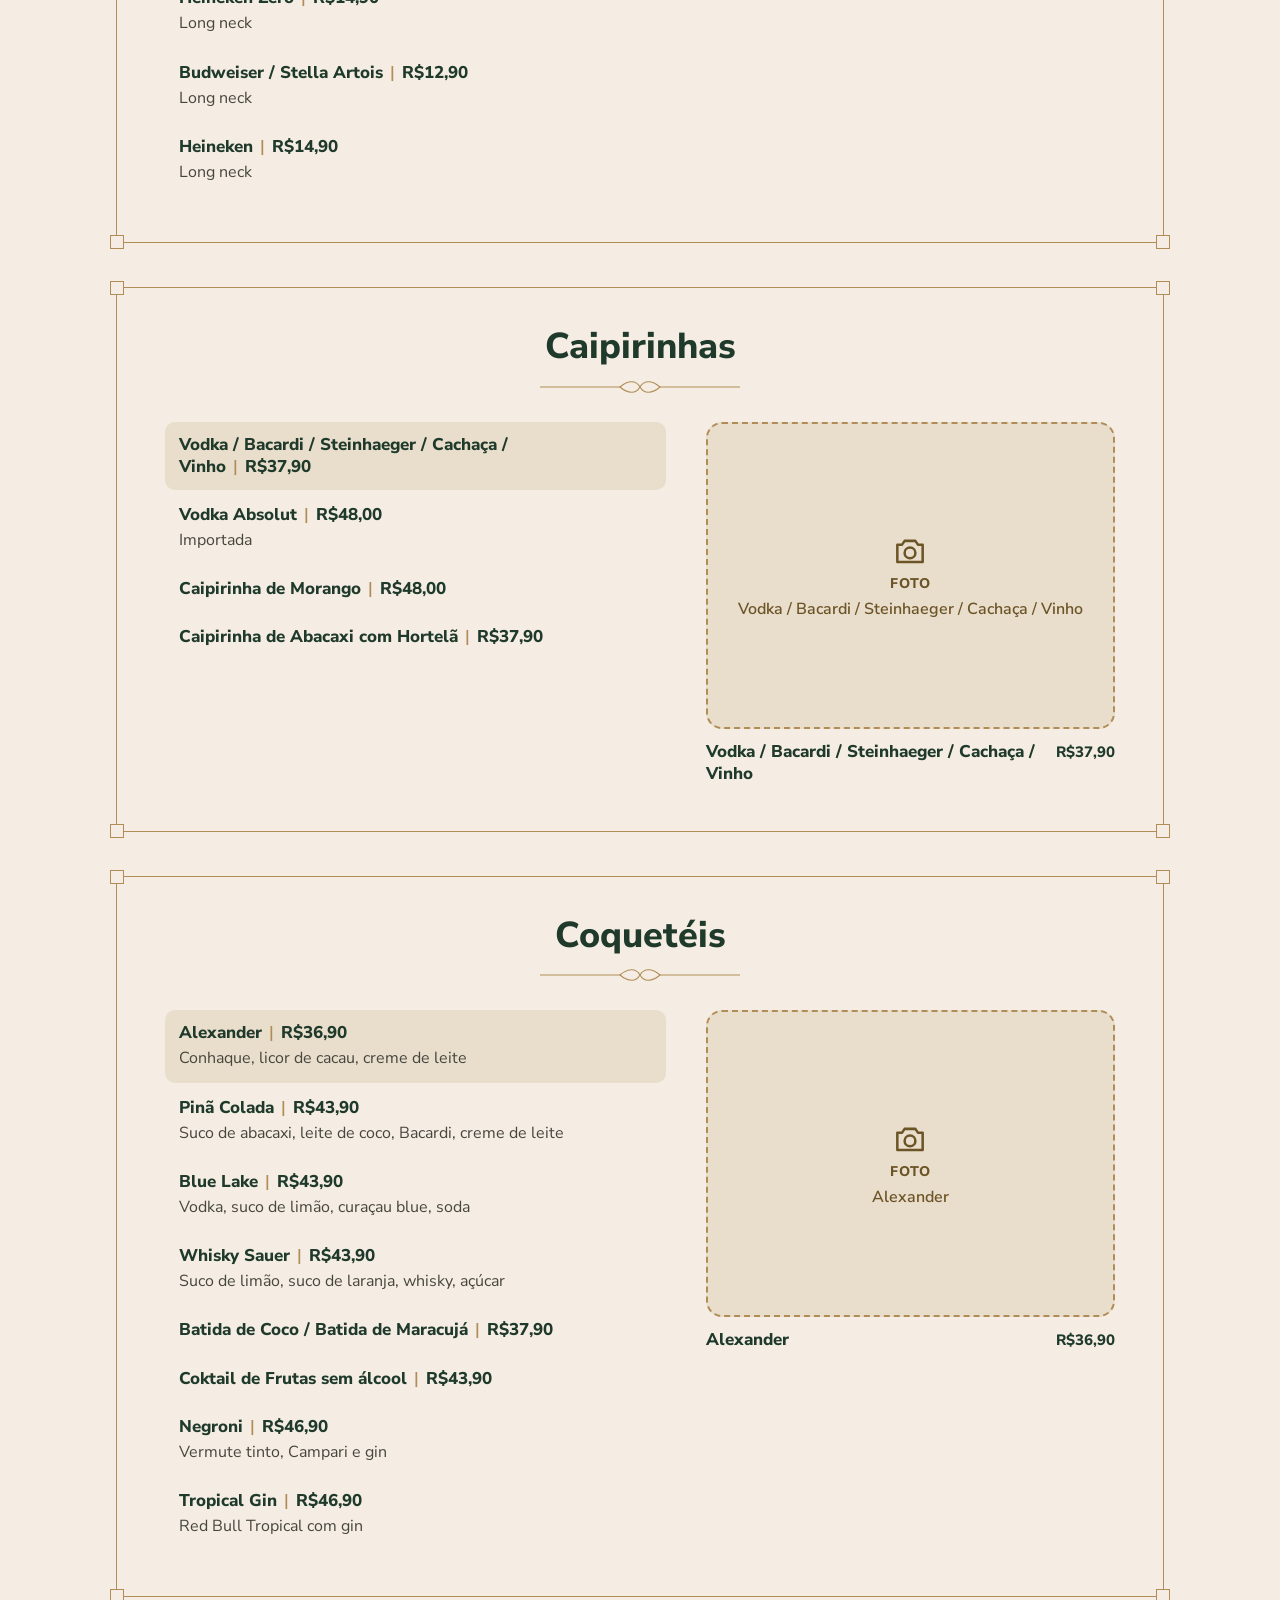
<file: cardapio.html>
<!DOCTYPE html>
<html lang="pt-BR">
<head>
<meta charset="utf-8">
<meta name="viewport" content="width=device-width, initial-scale=1, viewport-fit=cover">
<title>Cardápio – Cantina Don Brunno</title>
<link rel="preconnect" href="https://fonts.googleapis.com"><link rel="preconnect" href="https://fonts.gstatic.com" crossorigin>
<link href="https://fonts.googleapis.com/css2?family=Playfair+Display:ital,wght@0,400;0,500;0,600;1,400;1,500&family=Hanken+Grotesk:wght@400;500;600&family=Nunito+Sans:wght@400;600;700;800&display=swap" rel="stylesheet">
<link rel="stylesheet" href="css/style.css">
<style>
/* =====================================================================
   Layout do cardápio (tudo dentro de #dm, para não mexer no resto do site)
   A fonte do cardápio é a Nunito Sans (simples e fácil de ler).
   Para trocar, mude só a linha --f abaixo.
   ===================================================================== */
#dm{
  --f:'Nunito Sans',system-ui,-apple-system,'Segoe UI',Roboto,sans-serif;
  --bg:#F5EDE3;          /* fundo creme */
  --green:#1F3A2B;       /* títulos, nomes e preços */
  --mink:#46463E;        /* ingredientes */
  --gold:#B08D57;        /* molduras e ornamentos */
  --gold-soft:rgba(176,141,87,.16);
  --gold-ink:#6B5426;    /* texto dos campos de foto */
  background:var(--bg);color:var(--mink);
  font:400 17px/1.5 var(--f);
}
#dm button{font:inherit;color:inherit}

/* ---------- título ---------- */
#dm .dm-top{text-align:center;padding:4.6rem 20px 26px}
#dm .dm-top h1{font:800 clamp(36px,6vw,52px)/1.1 var(--f);color:var(--green)}
#dm .dm-top p{margin-top:8px}

/* ---------- ornamento ---------- */
#dm .orn{display:block;width:200px;height:14px;margin:12px auto 0}
#dm .orn path,#dm .orn line{stroke:var(--gold);fill:none;stroke-width:1.1}

/* ---------- abas de categorias (ficam logo abaixo do cabeçalho) ---------- */
#dm .tabs{position:sticky;top:76px;z-index:30;background:var(--bg);border-bottom:1px solid var(--gold-soft)}
#dm .tabs ul{display:flex;gap:6px;margin:0 auto;padding:10px 16px;list-style:none;overflow-x:auto;scrollbar-width:none;max-width:1080px}
#dm .tabs ul::-webkit-scrollbar{display:none}
#dm .tabs a{display:block;white-space:nowrap;padding:8px 15px;border:1px solid var(--gold);border-radius:999px;color:var(--green);text-decoration:none;font:700 14px/1 var(--f)}
#dm .tabs a.on,#dm .tabs a:hover{background:var(--green);border-color:var(--green);color:var(--bg)}

/* ---------- seção com moldura dourada ---------- */
#dm main{max-width:1080px;margin:0 auto;padding:36px 16px 24px}
#dm .sec{position:relative;border:1px solid var(--gold);margin:0 0 44px;padding:38px clamp(18px,4vw,48px) 46px;scroll-margin-top:140px}
#dm .sec .c{position:absolute;width:14px;height:14px;background:var(--bg);border:1px solid var(--gold)}
#dm .sec .c.tl{top:-7px;left:-7px}#dm .sec .c.tr{top:-7px;right:-7px}
#dm .sec .c.bl{bottom:-7px;left:-7px}#dm .sec .c.br{bottom:-7px;right:-7px}
#dm .sec>header{text-align:center;margin-bottom:28px}
#dm .sec h2{font:800 clamp(26px,4vw,36px)/1.15 var(--f);color:var(--green)}
#dm .tag{display:inline-block;margin-top:12px;padding:4px 14px;border:1px solid var(--gold);border-radius:999px;font:700 13px/1.3 var(--f);color:var(--green)}

/* ---------- subtítulos dentro da seção ---------- */
#dm .gh{list-style:none}
#dm .gh h3,#dm .dm-sub,#dm .pick h3{font:800 21px/1.25 var(--f);color:var(--green)}
#dm .gh h3{margin:22px 0 6px;padding:0 14px}
#dm .gh:first-child h3{margin-top:0}

/* ---------- seções com foto: lista à esquerda, foto à direita ---------- */
#dm .grid{display:grid;grid-template-columns:minmax(0,1.1fr) minmax(0,.9fr);gap:40px;align-items:start}
#dm .its{list-style:none;display:flex;flex-direction:column;gap:2px}
#dm .dm-it{position:relative;display:block;width:100%;text-align:left;padding:12px 44px 12px 14px;border:0;border-radius:10px;background:transparent;cursor:pointer}
#dm .dm-it:hover,#dm .dm-it.on{background:var(--gold-soft)}
#dm .dm-it:focus-visible,#dm .chip:focus-visible,#dm .nav button:focus-visible{outline:2px solid var(--green);outline-offset:2px}
#dm .nm{display:block;font:800 17px/1.3 var(--f);color:var(--green)}
#dm .nm .sep{margin:0 .4em;font-weight:600;color:var(--gold)}
#dm .ds{display:block;margin-top:3px;font-size:16px;line-height:1.45;color:var(--mink)}
#dm .ci{position:absolute;top:14px;right:14px;width:20px;height:20px;stroke:var(--gold-ink);fill:none;stroke-width:1.6;stroke-linecap:round;stroke-linejoin:round;opacity:.75}
#dm .dm-it.on .ci{opacity:1}

/* preços com mais de um valor (Taça / Jarra, 1 pessoa / 2 pessoas...) */
#dm .dm-mp{display:block;margin-top:3px;font:700 16px/1.4 var(--f);color:var(--green)}

/* escolha da massa */
#dm .pick{margin:0 0 24px;padding:0 14px}
#dm .pick h3{margin:0 0 4px}
#dm .pick .note{margin:0 0 12px}
#dm .chips{display:flex;flex-wrap:wrap;gap:8px}
#dm .chip{padding:9px 16px;border:1px solid var(--gold);border-radius:999px;background:transparent;cursor:pointer;font:700 15px/1 var(--f);color:var(--green)}
#dm .chip:hover,#dm .chip.on{background:var(--green);border-color:var(--green);color:var(--bg)}
#dm .dm-sub{margin:0 0 8px;padding:0 14px}

/* ---------- painel de foto (fica fixo ao rolar) ---------- */
#dm .panel{position:sticky;top:148px}
#dm .dmph{position:relative;display:flex;flex-direction:column;align-items:center;justify-content:center;gap:6px;text-align:center;
  aspect-ratio:4/3;border:2px dashed var(--gold);border-radius:16px;background:var(--gold-soft);color:var(--gold-ink);padding:16px;overflow:hidden}
#dm .dmph svg{width:38px;height:38px;stroke:currentColor;fill:none;stroke-width:1.6;stroke-linecap:round;stroke-linejoin:round}
#dm .dmph b{font:800 14px/1.2 var(--f);letter-spacing:.08em;text-transform:uppercase}
#dm .dmph span{font:600 16px/1.25 var(--f)}
#dm .dmph em{position:absolute;top:12px;right:12px;padding:2px 10px;border-radius:999px;background:var(--gold);color:#fff;font:700 12px/1.6 var(--f);font-style:normal}
#dm .dmph img{position:absolute;inset:0;width:100%;height:100%;object-fit:cover}
#dm .fade{animation:dmfade .28s ease}
@keyframes dmfade{from{opacity:0;transform:translateY(6px)}to{opacity:1;transform:none}}
#dm .cap{display:flex;justify-content:space-between;align-items:baseline;gap:12px;margin-top:12px}
#dm .cap strong{font:800 17px/1.3 var(--f);color:var(--green)}
#dm .cap span{text-align:right;font:800 15px/1.3 var(--f);color:var(--green)}
#dm .nav{display:flex;justify-content:center;align-items:center;gap:14px;margin-top:10px;font:700 14px/1 var(--f);color:var(--green)}
#dm .nav button{width:40px;height:40px;border:1px solid var(--gold);border-radius:50%;background:transparent;cursor:pointer;font-size:22px;line-height:1}
#dm .nav button:hover{background:var(--green);border-color:var(--green);color:var(--bg)}
#dm .mob{display:none}   /* foto que abre dentro da lista (só celular) */

/* ---------- celular ---------- */
@media (max-width:980px){
  #dm .tabs{top:66px}
  #dm .dm-top{padding-top:5.4rem}
  #dm .sec{scroll-margin-top:128px}
}
@media (max-width:820px){
  #dm{font-size:16.5px}
  #dm .sec{padding:32px 14px 34px}
  #dm .grid{grid-template-columns:1fr}
  #dm .panel{display:none}
  #dm .mob{display:block;padding:4px 14px 14px}
  #dm .mob[hidden]{display:none}
  #dm .pick,#dm .dm-sub{padding:0 12px}
}
@media (prefers-reduced-motion:reduce){#dm .fade{animation:none}}
</style>
</head>
<body class="pg">
<header id="hd">
 <div class="tbar"><div class="w"><div class="soc"><a class="ic2" href="https://www.instagram.com/cantinadonbrunno" aria-label="Instagram"><svg width="16" height="16" viewBox="0 0 24 24" fill="none" stroke="currentColor" stroke-width="2.2" aria-hidden="true"><rect x="3" y="3" width="18" height="18" rx="5"/><circle cx="12" cy="12" r="4"/><circle cx="17.3" cy="6.7" r=".6" fill="currentColor"/></svg></a><a class="ic2" href="https://wa.me/5547996663839" aria-label="WhatsApp"><svg width="16" height="16" viewBox="0 0 24 24" fill="none" stroke="currentColor" stroke-width="2.2" stroke-linecap="round" stroke-linejoin="round" aria-hidden="true"><path d="M3 21l1.6-5A9 9 0 1 1 8 19.4z"/><path d="M9 9c0 3 3 6 6 6l1.2-1.4-2.2-1.2-.9.7a4 4 0 0 1-1.9-1.9l.7-.9L10.7 8z"/></svg></a></div>
 <div class="inf"><a href="tel:+554734222156">(47) 3422-2156</a><span>|</span>Segunda a sábado, 18h às 23h</div></div></div>
 <div class="nbar"><div class="w nb">
  <button id="bg" aria-label="Abrir menu"><i></i><i></i></button>
  <ul class="nl nl-l"><li><a href="index.html">Início</a></li><li><a href="cardapio.html">Cardápio</a></li></ul>
  <a class="bdg" href="index.html" aria-label="Cantina Don Brunno – início"><i class="wing l"></i><i class="wing r"></i><span class="ph" data-s="logo"></span></a>
  <ul class="nl nl-r"><li><a href="index.html#delivery">Delivery</a></li><li><a href="index.html#contato">Onde estamos</a></li></ul>
  <a class="wam" href="https://wa.me/5547996663839" aria-label="WhatsApp"><svg width="24" height="24" viewBox="0 0 24 24" fill="currentColor" aria-hidden="true"><path d="M12.04 2C6.58 2 2.13 6.45 2.13 11.91c0 1.75.46 3.45 1.32 4.95L2.05 22l5.25-1.38a9.9 9.9 0 0 0 4.74 1.21h.01c5.46 0 9.91-4.45 9.91-9.91A9.85 9.85 0 0 0 19.07 4.9 9.83 9.83 0 0 0 12.04 2zm0 18.15h-.01a8.2 8.2 0 0 1-4.19-1.15l-.3-.18-3.12.82.83-3.04-.2-.31a8.2 8.2 0 0 1-1.26-4.38c0-4.54 3.7-8.23 8.25-8.23 2.2 0 4.27.86 5.82 2.42a8.18 8.18 0 0 1 2.41 5.82c0 4.54-3.7 8.23-8.23 8.23zm4.52-6.16c-.25-.12-1.47-.72-1.69-.81-.23-.08-.39-.12-.56.12-.17.25-.64.81-.78.97-.14.17-.29.19-.54.06-.25-.12-1.05-.39-2-1.23-.74-.66-1.23-1.47-1.38-1.72-.14-.25-.02-.38.11-.51.11-.11.25-.29.37-.43.12-.14.17-.25.25-.41.08-.17.04-.31-.02-.43-.06-.12-.56-1.34-.76-1.84-.2-.48-.41-.42-.56-.43h-.48c-.17 0-.43.06-.66.31-.23.25-.87.85-.87 2.07s.89 2.4 1.01 2.56c.12.17 1.75 2.67 4.23 3.74.59.26 1.05.41 1.41.52.59.19 1.13.16 1.56.1.48-.07 1.47-.6 1.67-1.18.21-.58.21-1.07.14-1.18-.06-.1-.23-.16-.48-.29z"/></svg></a>
 </div></div>
  <nav id="mm"><span class="ph mlogo" data-s="logo"></span><ul><li><a href="index.html">Início</a></li><li><a href="cardapio.html">Cardápio</a></li><li><a href="index.html#delivery">Delivery</a></li><li><a href="index.html#contato">Onde estamos</a></li><li><a href="https://wa.me/5547996663839" class="sm">WhatsApp</a></li><li><a href="https://www.instagram.com/cantinadonbrunno" class="sm">Instagram</a></li></ul><div class="trib mt"></div></nav>
</header>

<div id="dm">
  <div class="dm-top">
    <h1>Cardápio</h1>
    <svg class="orn" viewBox="0 0 200 14" aria-hidden="true"><line x1="0" y1="7" x2="80" y2="7"/><line x1="120" y1="7" x2="200" y2="7"/><path d="M80 7C88 0 96 0 100 7C104 14 112 14 120 7C112 0 104 0 100 7C96 14 88 14 80 7Z"/></svg>
    <p>A Cantina mais tradicional de Joinville.</p>
  </div>
  <nav class="tabs" aria-label="Categorias do cardápio"><ul id="tabs"></ul></nav>
  <main id="menu"></main>
</div>

<footer class="foot"><div class="w fm"><span class="ph" data-s="logo" role="img" aria-label="Logo Cantina Don Brunno"></span>
 <p>Venha nos conhecer! Na Cantina Don Brunno, a tradição, o sabor e o carinho de uma mesa familiar esperam por você. Seja bem-vindo, e volte sempre.</p><span></span></div>
<div class="w"><p class="cp">© 2026 Cantina Don Brunno – A Cantina mais tradicional de Joinville – Todos os direitos reservados.</p></div></footer>

<script src="js/img.js"></script>
<script src="js/main.js"></script>
<script>
/* =====================================================================
   COMO EDITAR
   1) ITENS: cada linha é "Nome|Ingredientes|Preço".
        - Preço único:     "98,90"            → aparece R$98,90
        - Vários preços:   "Jarra 35,00;Copo 14,90"
        - Subtítulo:       "## Nome do subtítulo"
        - Ingredientes podem ficar em branco: "Nome||98,90"
   2) FOTOS: em FOTOS, "Seção|Nome do item": número = quantas fotos o prato
      terá (mostra o campo destacado). Quando tiver as imagens, troque o
      número pela lista de arquivos, por exemplo:
      'Entradas|Hackpeter':['img/pratos/hackepeter-1.jpg','img/pratos/hackepeter-2.jpg']
   3) Todas as seções (comidas, bebidas e vinhos) usam o mesmo layout: nome à esquerda, foto à direita.
   ===================================================================== */

const SECOES=[
 {id:'entradas',t:'Entradas',itens:[
  "Hackpeter||98,90",
  "Bolinho de Bacalhau (6 unidades)||79,90",
  "Camarão Aperitivo Don Brunno|Camarão médio empanados|98,90",
  "Carpaccio de Carne|Lâminas de carne temperada com azeite de oliva, limão, alcaparras e parmesão|79,90",
  "Torradas com três patês||58,90",
  "Cesta de Pães com 3 Patês||58,90",
  "Filé mignon na chapa||83,00",
  "Frango à passarinho||79,90",
  "Calabresa acebolada na chapa||73,90",
  "Provolone à milanesa||77,90",
  "Polenta frita|Milho branco|69,90",
  "Batata frita||62,00",
  "Aipim frito com bacon||69,90",
  "Torradas de alho ou Porção de torrada||37,90",
  "Porção de azeitona||35,90",
  "Tábua de Frios Don Brunno|5 tipos de queijos (minas, mussarela, parmesão, prato e provolone), salame italiano, uvas, azeitonas, ovos de codorna e palmito|89,90",
  "Tábua Medieval|3 tipos de queijo (mussarela, prato e provolone), 1 tipo de salame (italiano), azeitonas|83,20",
  "Tábua à Itália|Salame italiano, queijo branco e azeitonas|71,00",
  "Porção Florença|Queijo provolone|56,90",
  "Porção Turim|Queijo parmesão|59,90",
  "Porção Bolonha|Salame italiano|49,90",
  "Queijo minas com tomate seco||53,90",
  "Queijo branco com orégano e azeite de oliva||53,90"]},

 {id:'saladas',t:'Saladas',itens:[
  "Salada Verde|Alface americana e crespa, agrião, radite, chicória, rúcula e broto de alfafa|53,00",
  "Salada Mista|Folhas verdes, tomate, cenoura, palmito, ovos de codorna e azeitonas|62,00",
  "Salada Pesto|Alface americana, crespa e roxa, tomate cereja, palmito, crótons, molho pesto e orégano|65,00",
  "Salada Brie|Alface americana, rúcula, presunto parma, queijo brie, queijo minas, crótons, tomate cereja, orégano, molho tártaro e molho de mostarda e mel|79,00",
  "Salada #|Alface americana, rúcula, queijo búfala, queijo minas, tomate seco, crótons, orégano, molho de pepino e limão e salsinha|74,00",
  "Salada de Camarão|Alface americana e roxa, rúcula, camarão, queijo parmesão, gergelim preto e molho tártaro|84,00",
  "Salada Páprica|Alface americana, rúcula, queijo minas, crótons, frango, tomate cereja, gergelim preto e molho páprica|74,00",
  "Molho Extra|Páprica picante, pesto, mostarda com mel, tártaro, e pepino com limão|26,00"]},

 {id:'massas',t:'Massas',tag:'Preço por 1 pessoa',
  massa:{nota:'Opção: massa verde',opcoes:['Spaguetti','Talharim','Fettuccini']},
  itens:[
  "Ao Sugo||93,00",
  "Molho Bolonhesa||93,00",
  "Molho Branco||93,00",
  "Molho Quatro Queijos||98,00",
  "Alho e Óleo||93,00",
  "Calabresa Acebolada||93,00",
  "Molho Frango||93,00",
  "Mignon Acebolado||97,00",
  "Molho de Camarão||103,00",
  "Molho Italiano|Molho branco com tomate seco e azeitona preta|98,00",
  "Molho Funghi||98,00",
  "Com Galinha Caipira||93,00",
  "À Carbonara|Baycon, gema, molho branco|93,00",
  "À Marguerita|Tomate, cebola e manjericão|93,00",
  "À Jardineira|Brócolis e cenoura|93,00",
  "Al Mare|Peixe, camarão e lula|105,00",
  "Prato Dividido|Talher extra|24,00"]},

 {id:'nhoque',t:'Nhoque Don Brunno',tag:'Preço por 1 pessoa',itens:[
  "Ao Sugo||98,50",
  "Molho Bolonhesa||98,50",
  "Molho Branco||98,50",
  "Molho Quatro Queijos||98,50",
  "Alho e Óleo||98,50",
  "Calabresa Acebolada||98,50",
  "Molho Frango||98,50",
  "Mignon Acebolado||98,50",
  "Molho de Camarão||106,00",
  "Molho Italiano|Molho branco com tomate seco e azeitona preta|98,50",
  "Molho Funghi||98,50",
  "Com Galinha Caipira||98,50",
  "À Carbonara||98,50",
  "À Marguerita|Tomate, cebola e manjericão|98,50",
  "À Jardineira|Brócolis e cenoura|98,50",
  "Molho La Mare|Camarão, lula, peixe|112,90"]},

 {id:'risoto',t:'Risoto',tag:'Preço por 1 pessoa',itens:[
  "Risoto de Camarão||112,00",
  "Risoto de 4 Queijos||104,00",
  "Risoto ao Funghi||104,00",
  "Risoto de Mignon||104,00"]},

 {id:'sopas',t:'Sopas, Panquecas e Polenta',tab:'Sopas e Panquecas',itens:[
  "## Sopas e Cremes",
  "Capeletti||79,90",
  "Creme de Aspargo||83,90",
  "Creme de Palmito||81,90",
  "Canja||81,90",
  "## Panquecas",
  "Frango com Catupiry||79,90",
  "Carne||79,90",
  "## Polenta",
  "Polenta com Galinha Caipira||88,00"]},

 {id:'carnes',t:'Carnes',tag:'Preço por 1 pessoa',itens:[
  "Filé Mignon à moda da casa|Medalhão de mignon grelhado acompanhando salada (palmito, alface, tomate) e spaguetti|129,90",
  "Filé Mignon ao Molho Madeira|Medalhão de mignon grelhado com molho madeira. Acompanha arroz, batata palha e salada (palmito, alface, tomate)|129,90",
  "Filé Mignon ao Creme de Aspargos|Medalhão de mignon grelhado com creme de aspargo. Acompanha spaguetti na manteiga e salada (rúcula e tomate)|129,90",
  "Filé à Parmegiana|Filé de mignon à milanesa gratinado com queijo e molho ao sugo. Acompanha arroz e fritas ou spaguetti e fritas|129,90",
  "Filé ao Molho de Pimenta Verde|Medalhão de mignon grelhado com molho de pimenta verde. Acompanha arroz e fritas ou spaguetti e fritas|138,00",
  "Filé à Chateaubriand|Medalhão de mignon grelhado com molho madeira, aspargo, ervilha, champignon, presunto. Acompanha arroz e fritas|138,00",
  "Filé Mignon Picante|Medalhão de mignon grelhado com pimenta do reino moída, nata com pão. Acompanha arroz e fritas ou spaguetti e fritas|138,00",
  "Strogonoff de Filé Mignon|Acompanha arroz e batata palha ou spaguetti|115,00"]},

 {id:'frango',t:'Frango',tag:'Preço por 1 pessoa',itens:[
  "Frango à Moda da Casa|Peito de frango grelhado. Acompanha salada (palmito, alface, tomate) e spaguetti|94,50",
  "Frango ao Creme de Tomate Seco|Peito de frango grelhado com creme de tomate seco. Acompanha spaguetti verde|94,50",
  "Frango ao Creme de Champignons|Peito de frango grelhado com creme de champignons. Acompanha spaguetti na manteiga|94,50",
  "Frango ao Creme de Champignons com Alho Poró|Peito de frango grelhado com creme de champignon e alho poró. Acompanha spaguetti na manteiga|94,50"]},

 {id:'lasanha',t:'Lasanha',itens:[
  "Molho Quatro Queijos||1 pessoa 115,00;2 pessoas 186,00",
  "Molho de Camarão||1 pessoa 127,00;2 pessoas 197,00",
  "Molho Frango||1 pessoa 115,00;2 pessoas 186,00",
  "Bolonhesa||1 pessoa 115,00;2 pessoas 186,00",
  "Sugo||1 pessoa 115,00;2 pessoas 186,00",
  "Bechamel|Molho branco|1 pessoa 115,00;2 pessoas 186,00"]},

 {id:'mar',t:'Mar',itens:[
  "## Bacalhau",
  "Bacalhau à Don Brunno|Bacalhau em posta ao forno com pimentões, cebola e azeitona preta. Acompanha batata dorê|210,00",
  "## Camarão",
  "Camarão à Romanesca|Camarão G empanados no queijo parmesão. Acompanha arroz à grega e batata palha|159,90",
  "Camarão à New Burger|Camarão M com molho rosê e champignon. Acompanha arroz com açafrão e batata palha|138,00",
  "Camarão Gratinado|Camarão M com molho branco e palmito. Acompanha arroz branco e batata palha|138,00",
  "## Peixe – Linguado",
  "Linguado Don Brunno Crocante|Filé de linguado recheado com palmito e queijo. Acompanha arroz à grega e batata palha|126,00",
  "Linguado|Filé de linguado. Acompanha legumes no vapor (brócolis e cenoura) e batata cozida|126,00",
  "Linguado com Alcaparras|Filé de linguado com alcaparras no azeite de oliva. Acompanha batata e legumes na manteiga (brócolis e cenoura)|126,00",
  "Linguado New Burger|Filé de linguado com molho rosê e champignon. Acompanha arroz à grega e batata palha|126,00",
  "Linguado Gratinado|Filé de linguado com molho branco e palmito. Acompanha arroz branco e batata palha|126,00"]},

 {id:'sobremesas',t:'Sobremesas',itens:[
  "Petit Gâteau|Sorvete de creme com bolo e cobertura de chocolate|49,90",
  "Creme de Mamão Papaia|Sorvete de creme ou morango. Sorvete, mamão papaia e licor de cassis, ou sorvete, mamão papaia sem cassis com calda de chocolate|49,90",
  "Morango Don Brunno|Morango, suspiro, chantilly, sorvete de creme com cobertura de chocolate|65,00",
  "Morango, Suspiro e Chantilly||59,90",
  "Morango, Suspiro e Chantilly|Cobertura de chocolate|65,00",
  "Sorvete com Cobertura de Chocolate||45,90",
  "Sorvete de Creme|2 bolas|39,90",
  "Sorvete de Morango|2 bolas|39,90",
  "Sorvete de Chocolate|2 bolas|39,90",
  "Sorvete de Abacaxi Francês|2 bolas|39,90",
  "Café Expresso||7,50"]},

 {id:'extras',t:'Extras',itens:[
  "Prato Extra|Porção de arroz ou porção de massa e fritas|35,00",
  "Talher Extra|Prato dividido|29,00"]},

 /* ------------------------- BEBIDAS E VINHOS (só texto) ------------------------- */
 {id:'refri',t:'Refrigerantes e Água',tab:'Refrigerantes',itens:[
  "Coca-Cola / Coca-Cola sem açúcar||8,30",
  "H2OH / Schweppes Citrus||8,30",
  "Guaraná / Guaraná Zero / Soda||8,30",
  "Água Tônica / Zero||8,30",
  "Água Mineral|Com gás / Sem gás|8,30",
  "Red Bull / Red Bull Tropical||32,00",
  "Soda Italiana|Maçã verde, Pêssego, Tangerina, Morango e Limão Siciliano|35,90"]},

 {id:'sucos',t:'Sucos',itens:[
  "Polpa|Acerola, Abacaxi, Morango ou Maracujá|Jarra 35,00;Copo 14,90",
  "Uva|Integral|Jarra 38,90;Copo 14,90",
  "Laranja||Jarra 32,90;Copo 13,90",
  "Sucos com leite condensado||Jarra 39,90;Copo 19,90",
  "Limonada Suíça||Jarra 32,90;Copo 11,90",
  "Laranja com Acerola / Laranja com Mamão||Jarra 32,90;Copo 18,90"]},

 {id:'cervejas',t:'Cervejas',itens:[
  "Heineken|600 ml|20,90",
  "Brahma|600 ml|16,90",
  "Original / Serramalte|600 ml|19,90",
  "Opa Bier Pilsen||17,90",
  "Opa Bier Tipo Weizen||22,90",
  "Opa Bier Porter||22,90",
  "Opa Bier Strong Golden Ale||23,90",
  "Opa Bier Tipo IPA|Puro malte|22,90",
  "Opa Bier Tipo Pale Ale|Puro malte|22,90",
  "Malzbier|Long neck|12,00",
  "Heineken Zero|Long neck|14,90",
  "Budweiser / Stella Artois|Long neck|12,90",
  "Heineken|Long neck|14,90"]},

 {id:'caipirinhas',t:'Caipirinhas',itens:[
  "Vodka / Bacardi / Steinhaeger / Cachaça / Vinho||37,90",
  "Vodka Absolut|Importada|48,00",
  "Caipirinha de Morango||48,00",
  "Caipirinha de Abacaxi com Hortelã||37,90"]},

 {id:'coqueteis',t:'Coquetéis',itens:[
  "Alexander|Conhaque, licor de cacau, creme de leite|36,90",
  "Pinã Colada|Suco de abacaxi, leite de coco, Bacardi, creme de leite|43,90",
  "Blue Lake|Vodka, suco de limão, curaçau blue, soda|43,90",
  "Whisky Sauer|Suco de limão, suco de laranja, whisky, açúcar|43,90",
  "Batida de Coco / Batida de Maracujá||37,90",
  "Coktail de Frutas sem álcool||43,90",
  "Negroni|Vermute tinto, Campari e gin|46,90",
  "Tropical Gin|Red Bull Tropical com gin|46,90"]},

 {id:'destilados',t:'Destilados, Whisky e Licor',tab:'Destilados',itens:[
  "## Destilados",
  "Cuba||29,90",
  "Gyn e Tônica||29,90",
  "Smirnoff / Bacardi / Bacardi Lemom|Dose|23,00",
  "Vodka Absolut|Importada · dose|31,00",
  "Gyn|Dose|23,00",
  "Steinhaeger|Dose|23,00",
  "Campari|Dose|27,00",
  "Undenberg||27,00",
  "Bartenike Bitter||23,00",
  "Conhaque Fundador|Importado|38,90",
  "Jägermeister|Importado|38,90",
  "Conhaque Domecq|Nacional|25,00",
  "Martini||25,00",
  "Aguardente de Cana Ypióca||23,00",
  "Aguardente de Cana São Francisco|Carvalho|27,00",
  "Grappa Nonino||62,00",
  "## Whisky",
  "Red Label|Johnny Walker (12 anos)|33,90",
  "Black Label|Johnny Walker (12 anos)|35,90",
  "Chivas Regal|12 anos|33,90",
  "Ballentines||33,90",
  "## Licor",
  "Lemoncello||42,90",
  "Cointreau||42,90",
  "Drambuie||42,90",
  "Cassis||27,00",
  "Amarula||42,90",
  "Frangélico||42,90",
  "Quarenta e três||42,90"]},

 {id:'vinhos-nac',t:'Vinhos Nacionais',tab:'Vinhos Nacionais',itens:[
  "## Vinícola Giacomin – Flores da Cunha – RS",
  "Branco Fino Moscato|Seco ou suave|Taça 19,90;1/2 Jarra 31,90;Jarra 51,90;Garrafa 75,00",
  "Branco Fino Seco|Riesling|Taça 19,90;1/2 Jarra 31,90;Jarra 51,90",
  "Rosado|Suave|Taça 19,90;1/2 Jarra 31,90;Jarra 51,90",
  "Tinto|Seco ou suave|Taça 19,90;1/2 Jarra 31,90;Jarra 51,90;Garrafa 75,00",
  "Tinto Clássico|Cabernet Sauvignon|Taça 21,90;1/2 Jarra 34,90;Jarra 63,90;Garrafa 82,90",
  "Tinto|Merlot|Taça 21,90;1/2 Jarra 34,90;Jarra 63,90",
  "## Giacomin Vinhos Tintos (garrafa)",
  "Reserva Cabernet Sauvignon||89,90",
  "Reserva Merlot||89,90",
  "## Giacomin Vinhos Brancos (garrafa)",
  "Reserva Moscato Giallo||86,90",
  "Reserva Branco Riesling||86,90",
  "## Espumantes Nacionais (garrafa)",
  "Giacomin|Giallo ou Brut|89,90",
  "Giacomin|Rose Moscatel ou Rose Brut|89,90",
  "## Espumantes Importados (garrafa)",
  "Mural Reserva Brut|Portuguesa|137,00",
  "Castelfino Rose-Brut|Espanhola|106,00",
  "Castelfino Demi-Sec / Brut|Espanhola|106,00",
  "Tenuta Sant'Anna|Pinot Grigio & Brut (Italiana)|186,00",
  "## Casa Valduga Vinhos Tintos",
  "Cabernet Sauvignon|Meia garrafa|86,90",
  "Cabernet Sauvignon||159,90",
  "Merlot||159,90",
  "Naturelle Tinto Suave||103,90",
  "## Casa Valduga Vinhos Brancos",
  "Chardonay||145,90",
  "Chardonay|Meia garrafa|82,90",
  "Naturelle Branco Suave||99,90"]},

 {id:'vinhos-imp',t:'Vinhos Importados',tab:'Vinhos Importados',itens:[
  "## Português",
  "Vinho do Porto|Dose|32,90",
  "Confidencial Reserva Tinto||119,00",
  "Confidencial Branco||99,00",
  "Gran Fortíssimo||129,00",
  "Escapada Vinho Verde||99,00",
  "Casalinho Branco||92,00",
  "Solar de Mouras|Alentejano|112,00",
  "Catedral Reserva Tinto||189,00",
  "## Sul-africano",
  "Namaqua|Pinotage|149,00",
  "Robertson|Pinotage|125,00",
  "Robertson|Chenin Blanc|125,00",
  "## Italiano",
  "Lambrusco|Tinto frisante suave|89,00",
  "Chianti D.O.C.G||135,00",
  "Cantina Fiorentino|Primitivo de Salento|197,00",
  "Primitivo di Manduria||245,00",
  "Primitivo di Puglia||135,00",
  "Why Not|Negroamaro / Primitivo|239,00",
  "## Francês",
  "Terres Calcaires|Cortês du Rhone|189,00",
  "## Espanhol",
  "Marques de la Vega|Tempranillo|109,00",
  "Burgo Viejo Crianza||155,00",
  "Identidad Rose|Bobal|115,00",
  "Burgo Viejo Crianza|Garnacha|136,00",
  "Ramon Bilbao Rose|Garnacha|143,90",
  "## Uruguaio",
  "Casa Grande|Tannat|169,00",
  "## Chileno – Vinhos Tintos",
  "Sombrero Magico|Cabernet Sauvignon|89,00",
  "Merlisco Reserva|Merlot|145,00",
  "Santa Maria de Apalta|Merlot|89,00",
  "Caberisco Reserva|Cabernet Sauvignon|145,00",
  "Valsierra|Carmenére|109,00",
  "Yali Reserva|Pinot Noir|134,00",
  "Faro|Cabernet Sauvignon|98,00",
  "Faro|Carmenére|98,00",
  "El Emisario Reserva|Pinot Noir|149,00",
  "El Emisario Reserva|Cabernet Sauvignon|149,00",
  "El Emisario Reserva|Carmenére|149,00",
  "Casa Silva Santa Tierra|Cabernet Sauvignon|108,00",
  "Casa Silva Santa Tierra|Carmenére|108,00",
  "Cassillero del Diablo|Reserva Cabernet Sauvignon|105,00",
  "Cassillero del Diablo|Reserva Merlot|105,00",
  "Cassillero del Diablo|Reserva Carmenére|105,00",
  "Carmen Insigne|Carmenére|118,00",
  "Montes Alpha|Syhah|315,00",
  "Montes Alpha|Cabernet Sauvignon|315,00",
  "Punti Ferrer|Carmenére|105,00",
  "Amayna|Pinot Noir|469,00",
  "Hache Classic|Carmenére|105,00",
  "Hache Classic|Cabernet Sauvignon|105,00",
  "Terranoble Reserva|Carmenére|189,00",
  "Hache Classic|Carmenére ou Cabernet · meia garrafa|78,00",
  "## Chileno – Vinhos Brancos",
  "Sombrero Magico|Sauvignon Blanc|89,00",
  "Faro|Chardonay|98,00",
  "El Emisario Reserva|Sauvignon Blanc|149,00",
  "Punti Ferrer|Chardonay|105,00",
  "Brisa|Chardonay · meia garrafa|67,00",
  "## Argentino – Vinhos Tintos",
  "Malma|Pinot Noir|109,00",
  "Malma|Malbec|109,00",
  "Sapo de Otro Pozo|Blend Tinto|179,00",
  "Amalaya Tinto|Gran Corte|179,00",
  "Altavid|Malbec|89,00",
  "Uxmal|Malbec|145,00",
  "Angento|Rosé|165,00",
  "Padrillos Ernesto Catena|Pinot Noir|189,00",
  "Uko Blend|Cabernet / Malbec|149,00",
  "Vinas en Flor RN40|Malbec|169,00",
  "Mister Uko|Cabernet Franc|186,00",
  "Punto Final|Reserva Malbec|165,00",
  "Aruma|Malbec|239,00",
  "Conclave|Reserva Malbec|169,00",
  "Finca Las Nubes|Malbec|99,00",
  "Alamos Rose|Malbec|155,90",
  "Alamos|Malbec|155,90",
  "Amancaya|50% Malbec, 50% Cabernet Sauvignon|339,00",
  "Finca La Linda|Cabernet Sauvignon|169,00",
  "Finca La Linda|Malbec|169,00",
  "Luigi Bosca|Reserva Cabernet Sauvignon|309,00",
  "Luigi Bosca D.O.C|Reserva Malbec|391,00",
  "Alma Negra|Ernesto Catena|319,00",
  "D.V. Catena|Malbec-Malbec|346,00",
  "Catena|Malbec|259,00",
  "Alamos|Malbec · meia garrafa|99,00",
  "## Argentino – Vinhos Brancos",
  "Fortunatus Reserva|Chardonay|149,00",
  "Alamos|Sauvignon Blanc / Chardonay|155,90",
  "Catena|Chardonay|243,00",
  "Finca La Linda|Chardonay|169,00"]}
];

/* Pratos que já têm foto no site (número = quantidade de imagens) */
const FOTOS={
 'Entradas|Hackpeter':5,
 'Entradas|Cesta de Pães com 3 Patês':2,
 'Entradas|Polenta frita':1,
 'Saladas|Salada Mista':1,
 'Risoto|Risoto ao Funghi':2,
 'Nhoque Don Brunno|Molho Italiano':3,
 'Carnes|Filé à Parmegiana':2,
 'Carnes|Filé Mignon Picante':1,
 'Mar|Bacalhau à Don Brunno':2,
 'Mar|Camarão à Romanesca':1,
 'Sobremesas|Morango Don Brunno':3,
 'Sobremesas|Petit Gâteau':1,
 'Sobremesas|Sorvete com Cobertura de Chocolate':1
};

/* ---------------------------------------------------------------------- */
const esc=s=>String(s).replace(/&/g,'&amp;').replace(/</g,'&lt;').replace(/"/g,'&quot;');
const CAM='<svg viewBox="0 0 24 24" aria-hidden="true"><path d="M4 8h3l1.6-2.4h6.8L17 8h3v11H4z"/><circle cx="12" cy="13.2" r="3.4"/></svg>';
const ORN='<svg class="orn" viewBox="0 0 200 14" aria-hidden="true"><line x1="0" y1="7" x2="80" y2="7"/><line x1="120" y1="7" x2="200" y2="7"/><path d="M80 7C88 0 96 0 100 7C104 14 112 14 120 7C112 0 104 0 100 7C96 14 88 14 80 7Z"/></svg>';

/* preço: "98,90" ou "Jarra 35,00;Copo 14,90" → R$98,90 */
function lerPreco(p){
  if(!p)return {tipo:'nenhum'};
  if(/^[\d.]+,\d{2}$/.test(p))return {tipo:'um',v:p};
  const partes=p.split(';').map(x=>{const m=x.trim().match(/^(.*?)\s*([\d.]+,\d{2})$/);return m?{l:m[1],v:m[2]}:null}).filter(Boolean);
  return {tipo:'varios',partes};
}
const precoTxt=it=>it.p.tipo==='um'?'R$'+it.p.v:it.p.tipo==='varios'?it.p.partes.map(x=>x.l+' R$'+x.v).join(' · '):'';
const precoVarios=p=>'<span class="dm-mp">'+p.partes.map(x=>esc(x.l)+' R$'+x.v).join(' · ')+'</span>';

const ITEMS={};                       // id -> dados do prato
const nFotos=it=>Array.isArray(it.fotos)?it.fotos.length:(it.fotos||1);

/* monta a foto (ou o campo destacado) do prato i */
function midia(it,i){
  const f=it.fotos,n=nFotos(it);
  if(Array.isArray(f)) return '<div class="dmph"><img src="'+esc(f[i])+'" alt="'+esc(it.nome)+'"></div>';
  return '<div class="dmph" role="img" aria-label="Espaço para foto: '+esc(it.nome)+'">'+(n>1?'<em>'+n+' fotos</em>':'')+CAM+'<b>Foto</b><span>'+esc(it.nome)+'</span></div>';
}
function quadro(it,i){
  const n=nFotos(it);
  return '<div class="fade">'+midia(it,i)+
    '<div class="cap"><strong>'+esc(it.nome)+'</strong>'+(it.np?'':'<span>'+esc(precoTxt(it))+'</span>')+'</div>'+
    (n>1?'<div class="nav"><button type="button" data-go="-1" aria-label="Foto anterior">‹</button><span>'+(i+1)+' / '+n+'</span><button type="button" data-go="1" aria-label="Próxima foto">›</button></div>':'')+
  '</div>';
}

let html='',tabs='';
SECOES.forEach(s=>{
  tabs+='<li><a href="#'+s.id+'">'+esc(s.tab||s.t)+'</a></li>';
  let n=0,corpo='';
  {
    let esq='';
    if(s.massa){
      const chips=s.massa.opcoes.map(o=>{const id=s.id+'-m'+(n++);ITEMS[id]={id,sec:s.id,nome:o,np:true,p:{tipo:'nenhum'},fotos:FOTOS[s.t+'|'+o]};
        return '<button type="button" class="chip" data-id="'+id+'" aria-pressed="false">'+esc(o)+'</button>'}).join('');
      esq+='<div class="pick"><h3>Escolha sua massa</h3>'+(s.massa.nota?'<p class="note">'+esc(s.massa.nota)+'</p>':'')+'<div class="chips">'+chips+'</div><div class="mob" hidden></div></div>'+
           '<h3 class="dm-sub">Escolha seu molho</h3>';
    }
    const lis=s.itens.map(raw=>{
      if(raw.startsWith('## '))return '<li class="gh"><h3>'+esc(raw.slice(3))+'</h3></li>';
      const [a,d,p]=raw.split('|'),id=s.id+'-'+(n++),k=s.t+'|'+a,pr=lerPreco(p);
      ITEMS[id]={id,sec:s.id,nome:a,desc:d,k,p:pr,fotos:FOTOS[k]};
      return '<li><button type="button" class="dm-it" data-id="'+id+'" aria-pressed="false">'+
        '<span class="nm">'+esc(a)+(pr.tipo==='um'?'<span class="sep">|</span>R$'+pr.v:'')+'</span>'+(d?'<span class="ds">'+esc(d)+'</span>':'')+
        (pr.tipo==='varios'?precoVarios(pr):'')+
        (FOTOS[k]?CAM.replace('<svg','<svg class="ci"'):'')+'</button><div class="mob" hidden></div></li>';
    }).join('');
    esq+='<ul class="its">'+lis+'</ul>';
    corpo='<div class="grid"><div class="lista">'+esq+'</div><aside class="panel" aria-live="polite" aria-label="Foto do prato"></aside></div>';
  }
  html+='<section class="sec" id="'+s.id+'"><span class="c tl"></span><span class="c tr"></span><span class="c bl"></span><span class="c br"></span>'+
    '<header><h2>'+esc(s.t)+'</h2>'+ORN+(s.tag?'<span class="tag">'+esc(s.tag)+'</span>':'')+'</header>'+corpo+'</section>';
});
document.getElementById('menu').innerHTML=html;
document.getElementById('tabs').innerHTML=tabs;

/* ---------- interação (seções com foto) ---------- */
const celular=()=>matchMedia('(max-width:820px)').matches;
const estado={};                      // seção -> {id, i}

function mostrar(secEl,id,abrir){
  const it=ITEMS[id],st=estado[secEl.id]||(estado[secEl.id]={});
  if(st.id!==id)st.i=0;
  st.id=id;
  secEl.querySelectorAll('[data-id]').forEach(b=>{const on=b.dataset.id===id;b.classList.toggle('on',on);b.setAttribute('aria-pressed',on)});
  secEl.querySelector('.panel').innerHTML=quadro(it,st.i);
  /* celular: abre a foto logo abaixo do prato tocado */
  secEl.querySelectorAll('.mob').forEach(m=>{m.hidden=true;m.innerHTML=''});
  if(abrir&&celular()){
    const b=secEl.querySelector('[data-id="'+id+'"]');
    const m=b.classList.contains('chip')?b.closest('.pick').querySelector('.mob'):b.nextElementSibling;
    m.innerHTML=quadro(it,st.i);m.hidden=false;
  }
}
function virar(secEl,passo){
  const st=estado[secEl.id],it=ITEMS[st.id],n=nFotos(it);
  st.i=(st.i+passo+n)%n;
  mostrar(secEl,st.id,true);
}
document.querySelectorAll('#dm .sec').forEach(sec=>{
  /* painel começa no primeiro prato que tem foto (ou no primeiro item) */
  const ids=[...sec.querySelectorAll('[data-id]')].map(b=>b.dataset.id);
  mostrar(sec,ids.find(i=>ITEMS[i].fotos&&!ITEMS[i].np)||ids[0],false);
  sec.addEventListener('mouseover',e=>{
    if(celular()||!matchMedia('(hover:hover)').matches)return;
    const b=e.target.closest('[data-id]');
    if(b&&b.dataset.id!==estado[sec.id].id)mostrar(sec,b.dataset.id,false);
  });
  sec.addEventListener('click',e=>{
    const g=e.target.closest('[data-go]');
    if(g){virar(sec,+g.dataset.go);return}
    const b=e.target.closest('[data-id]');
    if(!b)return;
    /* no celular, tocar de novo no mesmo prato fecha a foto */
    if(celular()&&b.classList.contains('on')){mostrar(sec,b.dataset.id,false);b.classList.remove('on');b.setAttribute('aria-pressed',false);return}
    mostrar(sec,b.dataset.id,true);
  });
});
/* no celular nada começa aberto */
if(celular())document.querySelectorAll('#dm [data-id].on').forEach(b=>{b.classList.remove('on');b.setAttribute('aria-pressed',false)});

/* aba ativa ao rolar */
const links=[...document.querySelectorAll('#tabs a')],bar=document.getElementById('tabs');
const spy=new IntersectionObserver(es=>es.forEach(e=>{
  if(!e.isIntersecting)return;
  links.forEach(a=>a.classList.toggle('on',a.hash==='#'+e.target.id));
  const a=bar.querySelector('a.on');
  if(a)bar.scrollTo({left:a.offsetLeft-bar.clientWidth/2+a.offsetWidth/2,behavior:'smooth'});
}),{rootMargin:'-30% 0px -65% 0px'});
document.querySelectorAll('#dm .sec').forEach(s=>spy.observe(s));
</script>
</body>
</html>
</file>
<file: css/style.css>
:root{--wine:#4a0c18;--wine2:#74162a;--cream:#efe3cb;--ivory:#f8f1e2;--paper:#fffaf1;--brown:#1d120e;--bronze:#b08642;--bronzeD:#8a6429;--ink:#2a1812;
--wg:linear-gradient(165deg,#74162a 0%,#4a0c18 72%,#3a0812 100%);
--serif:"Playfair Display",Georgia,"Times New Roman",serif;--sans:"Hanken Grotesk",system-ui,-apple-system,"Segoe UI",sans-serif;--e:cubic-bezier(.2,.7,.2,1);
--dia:url("data:image/svg+xml,%3Csvg xmlns='http://www.w3.org/2000/svg' width='22' height='10'%3E%3Cpath d='M11 1L16 5L11 9L6 5Z' fill='none' stroke='%23b08642' stroke-width='1'/%3E%3C/svg%3E")}
*{box-sizing:border-box;margin:0;padding:0}
html{scroll-behavior:smooth;scroll-padding-top:104px}
body{font:400 1.0625rem/1.7 var(--sans);background:var(--ivory);color:var(--ink);-webkit-font-smoothing:antialiased;overflow-x:hidden;padding-top:calc(96px + env(safe-area-inset-top,0px))}
a{color:inherit}h1,h2,h3{font-family:var(--serif);font-weight:400;line-height:1.05}
.w{max-width:1200px;margin:auto;padding:0 1.4rem}
.ph{background-repeat:no-repeat;display:block}.ph.cv{position:absolute;inset:0;width:100%;height:100%}
.fr{position:relative;overflow:hidden}.dia{height:10px;background:var(--dia) center repeat-x}
.btn{display:inline-flex;align-items:center;justify-content:center;min-height:54px;padding:0 1.9rem;border:1px solid var(--bronze);font:600 .9rem var(--sans);text-decoration:none;transition:.4s var(--e);color:var(--wine);background:none;cursor:pointer}
.btn:hover{background:var(--wine);color:var(--cream);border-color:var(--wine)}
:focus-visible{outline:2px solid var(--bronze);outline-offset:3px}
/* cabeçalho fixo e sólido */
body{padding-top:calc(92px + env(safe-area-inset-top,0px))}html{scroll-padding-top:100px}
#hd{position:fixed;inset:0 0 auto;z-index:70;background:var(--paper);border-bottom:1px solid rgba(176,134,66,.55);box-shadow:0 4px 22px rgba(29,18,14,.08);padding-top:env(safe-area-inset-top,0)}
.tb{background:var(--wg);color:var(--cream);font:500 .85rem var(--sans)}
.tb .w{display:flex;justify-content:center;align-items:center;gap:2rem;min-height:38px}.tb a{text-decoration:none;white-space:nowrap}.tb a:hover{color:#e6cfa0}
.bar{display:flex;align-items:center;justify-content:space-between;gap:1.2rem;height:92px}
.lg{display:flex;align-items:center;gap:.9rem;text-decoration:none;font:500 1.25rem/1.05 var(--serif);color:var(--wine);position:relative;z-index:80}
.lg .ph{width:80px;height:80px;border-radius:50%;border:2px solid var(--bronze);box-shadow:0 4px 14px rgba(74,12,24,.25);flex:none}
.nl{display:flex;gap:2.2rem;list-style:none}.nl a{text-decoration:none;font-weight:600;font-size:.95rem;color:var(--wine);text-transform:uppercase;letter-spacing:.02em;position:relative;white-space:nowrap}
.nl a::after{content:"";position:absolute;left:0;right:100%;bottom:-6px;height:2px;background:var(--bronze);transition:.4s var(--e)}.nl a:hover::after{right:0}
.nl.l{justify-content:flex-end}.rt{display:flex;align-items:center;justify-content:space-between;align-self:stretch;gap:2rem}
.cta{align-self:stretch;display:flex;align-items:center;padding:0 1.5rem;background:#e9b45f;color:var(--wine);font:600 .9rem var(--sans);text-transform:uppercase;text-decoration:none;white-space:nowrap;transition:.3s}.cta:hover{background:var(--wine);color:var(--cream)}
#bg{display:none;background:none;border:0;color:var(--wine);width:48px;height:48px;position:relative;z-index:80;cursor:pointer}
#bg i{display:block;width:26px;height:2px;background:currentColor;margin:6px auto;transition:.35s}
#bg.o i:first-child{transform:translateY(4px) rotate(45deg)}#bg.o i:last-child{transform:translateY(-4px) rotate(-45deg)}
#mm{display:none}
@media(max-width:900px){body{padding-top:calc(76px + env(safe-area-inset-top,0px))}html{scroll-padding-top:90px}.tb,.nl,.rt{display:none}.bar{display:flex;justify-content:space-between;height:76px}
.lg .ph{width:58px;height:58px}.lg span:last-child{display:block}#bg{display:block}
#mm{display:grid;position:fixed;inset:0;background:var(--wg);place-items:center;opacity:0;visibility:hidden;transition:.45s var(--e)}#mm.o{opacity:1;visibility:visible}
#mm ul{list-style:none;text-align:center;display:grid;gap:1.3rem}#mm a{font:400 2.4rem var(--serif);color:var(--cream);text-decoration:none}}
/* hero */
.hero{position:relative;isolation:isolate;overflow:hidden;min-height:clamp(440px,58vw,680px);display:grid;place-items:center;text-align:center;color:var(--cream);padding:4rem 1.4rem}
.hero .ph{z-index:-2;animation:kb 20s ease-out both}@keyframes kb{from{transform:scale(1.1)}}
.hero::before{content:"";position:absolute;inset:0;z-index:-1;background:linear-gradient(180deg,rgba(74,12,24,.6),rgba(29,18,14,.58))}
.hero h1{font-size:clamp(2.7rem,7.5vw,5.6rem);max-width:15ch;margin:0 auto;text-shadow:0 2px 24px rgba(0,0,0,.4)}.hero h1 em{font-style:italic;color:#ecd7a4}
.hero p{font:italic 400 clamp(1.2rem,3vw,1.7rem) var(--serif);margin:1.3rem auto 2rem}
.bt{display:flex;gap:.9rem;justify-content:center;flex-wrap:wrap}.hero .btn{border-radius:10px;color:var(--cream);border-color:var(--cream);text-transform:uppercase;letter-spacing:.02em}
.hero .btn.sol,.btn.sol{background:#e9b45f;border-color:#e9b45f;color:var(--wine)}.hero .btn:hover{background:var(--cream);color:var(--wine)}.btn.sol:hover{background:var(--wine);border-color:var(--wine);color:var(--cream)}
/* cardápio */
#cardapio{padding:5rem 0 6rem}.pg #cardapio{padding-top:3rem}
#cardapio h2{font-size:clamp(2.8rem,8vw,5.2rem);text-align:center;color:var(--wine);margin-top:1.4rem}
#cardapio .sub{text-align:center;font:italic 400 1.3rem var(--serif);color:var(--bronzeD);margin:.6rem 0 2.6rem}
.spread{display:grid;border:1px solid var(--bronze);box-shadow:0 26px 60px rgba(74,12,24,.22);background:var(--wine)}
.col.wn{background:var(--wg);color:var(--cream)}.col.iv{background:var(--paper);color:var(--wine)}
details.cat summary{list-style:none;cursor:default;position:relative}details.cat summary::-webkit-details-marker{display:none}
.tt{background:var(--brown);color:var(--cream);text-align:center;padding:.9rem 1rem;font:italic 400 1.75rem/1.1 var(--serif);border-top:1px solid rgba(176,134,66,.5);position:relative}
.col.iv .tt{background:var(--wine)}
.tt::before,.tt::after{content:"";position:absolute;top:50%;width:10px;height:10px;border:1px solid var(--bronze);transform:translateY(-50%) rotate(45deg)}.tt::before{left:1.2rem}.tt::after{right:1.2rem}
.items{padding:.8rem 1.6rem 1.8rem}
.nt{font:italic 400 1.05rem var(--serif);color:var(--bronze);padding:.8rem 0 .2rem}.nt::before{content:"▸ ";font-style:normal}
.items li{list-style:none;padding:.85rem 0;background:linear-gradient(90deg,transparent,var(--bronze),transparent) bottom/100% 1px no-repeat}.items li:last-child{background:none}
.items li b{display:block;font:500 1.04rem/1.35 var(--sans)}.items li span{display:block;font-size:.86rem;opacity:.78;line-height:1.45;margin-top:.15rem}
@media(min-width:900px){.spread{grid-template-columns:repeat(3,1fr)}.col+.col{border-left:1px solid rgba(176,134,66,.6)}}
@media(max-width:899px){.col{border-top:1px solid rgba(176,134,66,.6)}.col:first-child{border:0}details.cat summary{cursor:pointer}.tt{padding:1.1rem 3.2rem;min-height:56px}
details.cat:not([open]) .tt{border-bottom:1px solid rgba(176,134,66,.4)}.tt::after{content:"+";border:0;transform:translateY(-55%);font:300 1.9rem var(--sans);width:auto;height:auto;color:var(--bronze)}details.cat[open] .tt::after{content:"–"}}
.mn{display:grid;grid-template-columns:repeat(2,1fr);gap:1rem;margin:2.4rem 0 1.6rem}.mn a{display:block;text-decoration:none;border:1px solid var(--bronze);background:var(--paper);overflow:hidden;transition:.4s var(--e)}.mn a:hover{transform:translateY(-4px);box-shadow:0 14px 30px rgba(74,12,24,.2)}
.mn .ph{aspect-ratio:1;width:100%}.mn span{display:block;padding:.8rem .5rem;text-align:center;font:italic 400 1.4rem var(--serif);color:var(--wine)}.mn a:last-child{grid-column:1/-1}.mn a:last-child .ph{aspect-ratio:2.4}
@media(min-width:760px){.mn{grid-template-columns:repeat(5,1fr)}.mn a:last-child{grid-column:auto}.mn a:last-child .ph{aspect-ratio:1}}
.cl{text-align:center;max-width:62ch;margin:0 auto 2.2rem;font-size:.95rem;color:var(--bronzeD)}.ct{text-align:center}.ct .btn{margin:.3rem}
/* delivery (círculo + cartão) */
#delivery{background:var(--paper);padding:6rem 0;overflow:hidden}
.dl{display:grid;gap:3rem;align-items:center}
.dc{position:relative;padding:2.4rem 0}.dc::before{content:"";position:absolute;width:min(105%,560px);aspect-ratio:1;border-radius:50%;left:50%;top:50%;transform:translate(-50%,-50%);background:radial-gradient(circle at 35% 30%,#f6e5bd,#e5c98f 75%);box-shadow:0 30px 60px rgba(176,134,66,.3)}
.dc .fr{border-radius:12px;box-shadow:0 22px 50px rgba(29,18,14,.4);margin:0 auto;max-width:620px;aspect-ratio:574/348}
.dc .fr::after{content:"";position:absolute;inset:0;background:linear-gradient(rgba(74,12,24,.12),rgba(74,12,24,.12))}
.dc .dot{position:absolute;right:4%;bottom:0;width:70px;height:70px;border-radius:50%;background:var(--wine);border:3px solid var(--paper);z-index:2}
.dc .dot .ph{width:100%;height:100%;border-radius:50%}
.eb{font:500 .85rem var(--sans);letter-spacing:.18em;text-transform:uppercase;color:var(--ink);margin-bottom:.5rem}
.dl h2{font-size:clamp(2.3rem,5.6vw,3.9rem);color:var(--ink)}.dl h2 em{font-style:normal;color:#b3261e}
.dl p{margin-top:1.2rem;max-width:50ch}.dl .btn{margin-top:1.8rem;border:0;border-radius:10px;background:#e9b45f;color:var(--wine);text-transform:uppercase;letter-spacing:.02em;min-height:60px;padding:0 2rem}.dl .btn:hover{background:var(--wine);color:var(--cream)}
@media(min-width:900px){.dl{grid-template-columns:1.05fr .95fr;gap:5rem}}
/* instagram */
#instagram{background:var(--ivory);padding:4.5rem 0;text-align:center}
#instagram a.h{display:inline-block;font:italic 400 clamp(1.5rem,5vw,2.6rem) var(--serif);color:var(--wine);text-decoration:none;border-bottom:1px solid var(--bronze);margin:.4rem 0 3rem}
.ig{display:grid;grid-template-columns:repeat(3,1fr);gap:12px;max-width:960px;margin:0 auto 3.2rem}.ig a{position:relative;display:block;aspect-ratio:1;overflow:hidden}.ig a:nth-child(2){margin-top:2rem}.ig a .ph{width:100%;height:100%;min-height:100%}
@media(min-width:700px){.ig{gap:32px}}
.ig a::after{content:"Instagram";position:absolute;inset:0;display:grid;place-items:center;background:rgba(74,12,24,.8);color:var(--cream);font:italic 1.3rem var(--serif);opacity:0;transition:.4s}.ig a:hover::after,.ig a:focus-visible::after{opacity:1}
.igb{display:inline-flex;align-items:center;gap:.7rem;min-height:58px;padding:0 2.2rem;border-radius:999px;background:var(--wine);color:var(--cream);text-decoration:none;font:600 .95rem var(--sans);box-shadow:0 10px 26px rgba(74,12,24,.3);transition:.35s var(--e)}.igb:hover{background:var(--bronzeD);transform:translateY(-2px)}
/* onde estamos */
#contato{background:var(--ivory);padding:3rem 0 6rem}
.ondg{display:grid;gap:1.6rem}
.card{background:var(--wg);color:var(--cream);border-top:5px solid var(--bronze);border-radius:22px;padding:2rem 1.6rem 1rem;box-shadow:0 20px 44px rgba(74,12,24,.25)}
.card h2{font:italic 400 clamp(2.5rem,6vw,3.3rem)/1.05 var(--serif)}.card h2::after{content:"";display:block;width:64px;height:4px;border-radius:2px;background:var(--bronze);margin:.8rem 0 1.2rem}
.ondp{opacity:.88;margin-bottom:.8rem}
.row{display:flex;gap:1.1rem;padding:1.2rem 0}.row+.row{border-top:1px dashed rgba(176,134,66,.5)}
.ic{flex:none;width:48px;height:48px;border-radius:50%;background:var(--bronze);color:var(--brown);display:grid;place-items:center}
.row small{display:block;font:600 .8rem var(--sans);color:#e6cfa0;margin-bottom:.15rem;text-transform:uppercase;letter-spacing:.06em}
.row b{display:block;font:500 1.15rem/1.4 var(--sans)}.row a{text-decoration:none;display:block;transition:.3s}.row a:hover{color:#e6cfa0;padding-left:.4rem}
.mp{position:relative;overflow:hidden;min-height:380px;border-radius:22px;box-shadow:0 20px 44px rgba(29,18,14,.2);background:#e6dcc6}.mp iframe{position:absolute;inset:0;width:100%;height:100%;border:0}
.mp .pill{position:absolute;top:1rem;left:1rem;z-index:2;box-shadow:0 6px 20px rgba(0,0,0,.25);min-height:42px;font-size:.88rem}
@media(min-width:900px){.ondg{grid-template-columns:5fr 6fr}.card{padding:2.2rem 2.2rem 1rem}}
.foot{padding:3.5rem 0 1.6rem;background:#120a07;border-top:5px solid var(--bronze);color:rgba(239,227,203,.8)}
.fg{display:grid;gap:2.2rem}.foot h3{font:italic 400 1.5rem var(--serif);color:var(--cream);margin-bottom:.8rem}.foot a{display:block;text-decoration:none;padding:.3rem 0;min-height:36px}.foot a:hover{color:var(--bronze)}
.foot .ph{width:72px;height:72px;margin-bottom:1rem;border:2px solid var(--bronze);border-radius:50%}
.cp{margin-top:2.4rem;padding-top:1.2rem;border-top:1px solid rgba(176,134,66,.25);font-size:.85rem;opacity:.7}
@media(min-width:800px){.fg{grid-template-columns:1.4fr 1fr 1fr}}
.rv{opacity:0;transform:translateY(14px);transition:opacity .9s var(--e),transform .9s var(--e)}.rv.in{opacity:1;transform:none}
@media(prefers-reduced-motion:reduce){*,*::before{animation:none!important;transition:none!important}.rv{opacity:1;transform:none}html{scroll-behavior:auto}}

/* v3 */
.fcg{display:grid;grid-template-columns:repeat(2,1fr);gap:1.4rem 1.2rem;margin:2.4rem 0 2.4rem}
.fc{display:block;text-decoration:none;color:var(--ink)}.fc .ph{aspect-ratio:4/3;width:100%;border-radius:8px;margin-bottom:.9rem;transition:.5s var(--e)}.fc:hover .ph{filter:brightness(1.08);transform:translateY(-3px)}
.fc small{display:block;font:500 .78rem var(--sans);letter-spacing:.06em;text-transform:uppercase}.fc h3{font:600 1.05rem/1.3 var(--sans);color:#b3261e;text-transform:uppercase;margin:.2rem 0 .4rem}.fc p{font-size:.95rem;line-height:1.5}
.fc:last-child{grid-column:1/-1}.fc:last-child .ph{aspect-ratio:2.4}
@media(min-width:900px){.fcg{grid-template-columns:repeat(5,1fr)}.fc:last-child{grid-column:auto}.fc:last-child .ph{aspect-ratio:4/3}}
.mp .pill{left:auto;right:1rem}
@media(max-width:899px){.mp{min-height:0;overflow:visible;background:none;box-shadow:none}.mp iframe{position:static;height:360px;border-radius:18px;box-shadow:0 14px 34px rgba(29,18,14,.2)}.mp .pill{position:static;margin-top:1rem;justify-content:center;width:100%}}
.flt{display:flex;flex-wrap:wrap;align-items:center;gap:.9rem 1.4rem;padding:1rem 0;margin:2rem 0 .5rem;border-bottom:1px solid #e3d6bb;position:sticky;top:92px;z-index:5;background:var(--ivory)}
.flt .btn{min-height:44px;padding:0 1.2rem;border:1px solid var(--wine);border-radius:8px;font-weight:600;text-transform:uppercase}
.flt label{font:500 .95rem var(--sans);color:var(--wine);display:flex;align-items:center;gap:.6rem}
.flt select,.flt input{font:600 .95rem var(--sans);color:var(--wine);border:1px solid #d9c9a6;background:#fff;border-radius:8px;min-height:44px;padding:0 .9rem;max-width:100%}.flt .bs{margin-left:auto}
@media(max-width:900px){.flt{top:76px}.flt .bs{margin-left:0;flex:1 1 100%}.flt .bs input{flex:1}}
.cnt{text-align:center;color:var(--bronzeD);font-size:.9rem;margin:1rem 0}
.gp{margin-top:2.4rem}.gp h2{font:italic 400 clamp(2rem,5vw,2.8rem)/1.1 var(--serif);color:var(--wine);display:flex;align-items:baseline;gap:.9rem;flex-wrap:wrap}.gp h2 small{font:italic 400 1.05rem var(--serif);color:var(--bronze)}
.gp .ph{height:170px;border-radius:10px;margin:.8rem 0 1.3rem}
.cg{display:grid;grid-template-columns:repeat(auto-fill,minmax(240px,1fr));gap:1.1rem;margin-top:1rem}
.it{background:var(--paper);border:1px solid #e8dcc0;border-radius:10px;padding:1.1rem 1.2rem}.it small{font:500 .72rem var(--sans);letter-spacing:.08em;text-transform:uppercase;color:var(--bronzeD)}
.it h3{font:600 1rem/1.3 var(--sans);color:#b3261e;text-transform:uppercase;margin:.25rem 0 .4rem}.it p{font-size:.92rem;line-height:1.5}
/* ===== cabeçalho (copiado da v5) ===== */
:root{--green:#1f6b3a;--green2:#2f8a4a;--red:#b3261e;--gold:#e9b45f;
--wing:url("data:image/svg+xml,%3Csvg xmlns='http://www.w3.org/2000/svg' width='80' height='34' viewBox='0 0 80 34' fill='none' stroke='%23b08642' stroke-width='1.8' stroke-linecap='round'%3E%3Cpath d='M78 17C62 17 54 5 38 7 26 9 22 22 31 25 38 27 42 20 37 16M78 17C64 26 50 30 34 28M37 16C28 12 18 14 12 9 8 6 6 3 2 2'/%3E%3C/svg%3E")}
body{padding-top:calc(112px + env(safe-area-inset-top,0px))}
#hd{position:fixed;inset:0 0 auto;z-index:70;background:#1d120e;color:var(--cream);padding-top:env(safe-area-inset-top,0);box-shadow:0 8px 28px rgba(0,0,0,.35)}
.tbar{background:#1d120e;border-bottom:0;max-height:44px;overflow:hidden;transition:max-height .45s var(--e)}
.tbar .w{display:flex;justify-content:space-between;align-items:center;min-height:40px}
.soc{display:flex;align-items:center;gap:.5rem}.ic2{width:28px;height:28px;border-radius:7px;background:var(--green);color:var(--cream);display:grid;place-items:center;transition:.3s}.ic2:hover{background:var(--green2);transform:translateY(-2px)}
.dlv{margin-left:.8rem;display:inline-flex;align-items:center;gap:.6rem;height:28px;padding:0 .3rem 0 .95rem;border-radius:999px;background:var(--gold);color:var(--wine);font:700 .74rem var(--sans);letter-spacing:.1em;text-decoration:none;transition:.3s}.dlv b{width:22px;height:22px;border-radius:50%;background:var(--red);color:#fff;display:grid;place-items:center;font-size:1rem;line-height:1}.dlv:hover{background:var(--cream)}
.inf{font:500 .85rem var(--sans);color:#d9c9a6;margin-right:58px}.inf a{text-decoration:none}.inf span{margin:0 .7rem;color:var(--bronze)}
.nbar{height:72px;position:relative}.nb{display:grid;grid-template-columns:1fr 168px 1fr;align-items:center;height:72px}
.nl{list-style:none;display:flex;align-items:center}.nl-l{justify-content:flex-end}.nl-r{justify-content:flex-start}
.nl li+li::before{content:"|";color:rgba(176,134,66,.65);margin:0 1.2rem}
.nl a{font:600 .96rem var(--sans);color:var(--cream);text-decoration:none;letter-spacing:.03em;position:relative;white-space:nowrap}
.nl a::after{content:"";position:absolute;left:0;right:100%;bottom:-7px;height:2px;background:linear-gradient(90deg,var(--green2),var(--bronze));transition:.4s var(--e)}.nl a:hover::after{right:0}.nl a:hover{color:var(--gold)}
.bdg{position:absolute;left:50%;top:-26px;translate:-50% 0;width:136px;height:136px;z-index:3;transition:.45s var(--e);text-decoration:none}
.bdg .ph{width:100%;height:100%;border-radius:50%;border:3px solid var(--bronze);box-shadow:0 0 0 5px #1d120e,0 0 0 6.5px var(--bronze),0 16px 30px rgba(0,0,0,.5)}
.bdg em{position:absolute;left:50%;bottom:-3px;translate:-50% 0;width:74px;height:9px;border-radius:2px;background:linear-gradient(90deg,var(--green) 33.3%,#fffaf1 33.3% 66.6%,var(--red) 66.6%);box-shadow:0 0 0 1.5px #1d120e}
.wing{position:absolute;top:50%;width:70px;height:30px;background:var(--wing) center/contain no-repeat;opacity:.9}.wing.l{right:calc(100% + 14px)}.wing.r{left:calc(100% + 14px);transform:scaleX(-1)}
.trib{height:4px;background:linear-gradient(90deg,var(--green) 33.3%,#fffaf1 33.3% 66.6%,var(--red) 66.6%)}
.pen{position:absolute;right:max(1.2rem,calc((100vw - 1200px)/2 + 1.4rem));top:0;width:30px;height:70px;background:linear-gradient(90deg,var(--green) 33.3%,#fffaf1 33.3% 66.6%,var(--red) 66.6%);clip-path:polygon(0 0,100% 0,100% 100%,50% 80%,0 100%);animation:flag 5s ease-in-out infinite alternate;transform-origin:top}
@keyframes flag{to{transform:skewX(-3deg) scaleY(1.02)}}
#hd.sc .tbar{max-height:0;border-color:transparent}#hd.sc .bdg{width:104px;height:104px;top:-6px}#hd.sc .pen{display:none}
#bg,.wam{display:none}
#mm{display:none}
@media(max-width:980px){
 body{padding-top:calc(62px + env(safe-area-inset-top,0px))}html{scroll-padding-top:90px}
 .tbar,.nl,.pen,.wing{display:none}.nbar,.nb{height:62px}.nb{grid-template-columns:48px 1fr 48px}
 #bg{display:block;background:none;border:0;color:var(--cream);width:48px;height:48px;position:relative;z-index:80;cursor:pointer}
 #bg i{display:block;width:26px;height:2px;background:currentColor;margin:6px auto;transition:.35s}#bg.o i:first-child{transform:translateY(4px) rotate(45deg)}#bg.o i:last-child{transform:translateY(-4px) rotate(-45deg)}
 .wam{display:grid;place-items:center;width:42px;height:42px;border-radius:50%;background:var(--green);color:var(--cream);justify-self:end;position:relative;z-index:80}
 .bdg{width:94px;height:94px;top:-10px}#hd.sc .bdg{width:78px;height:78px;top:-6px}.bdg .ph{border-width:2px}
 #mm{display:grid;position:fixed;inset:0;background:radial-gradient(120% 90% at 50% 20%,#74162a,#4a0c18 60%,#2e0710);place-items:center;align-content:center;gap:1.4rem;opacity:0;visibility:hidden;transition:.45s var(--e);z-index:1;padding:2rem}
 #mm.o{opacity:1;visibility:visible}.mlogo{width:96px;height:96px;border-radius:50%;border:3px solid var(--bronze)}
 #mm ul{list-style:none;text-align:center;display:grid;gap:1rem}#mm a{font:400 2.3rem var(--serif);color:var(--cream);text-decoration:none}#mm a.sm{font:500 1.05rem var(--sans);color:var(--gold)}
 #mm .trib.mt{position:absolute;left:0;right:0;bottom:0;height:8px}}
.nl-l{grid-column:1}.nl-r{grid-column:3}
@media(max-width:980px){#bg{grid-column:1}.wam{grid-column:3}}
.nl-l{padding-right:100px}.nl-r{padding-left:100px}
@media(max-width:1180px){.nl-l{padding-right:90px}.nl-r{padding-left:90px}.nl li+li::before{margin:0 .8rem}}
@media(max-width:980px){.bdg{top:3px;width:88px;height:88px}#hd.sc .bdg{top:3px;width:76px;height:76px}.hero{padding-top:7rem}}
.hero{padding-top:6rem}
.flt{top:76px}@media(max-width:980px){.flt{top:66px}}
/* v7: rodapé */
.foot{position:relative;border-top:0;padding:2.4rem 0 1.2rem}.foot::before{content:"";position:absolute;left:0;right:0;top:0;height:6px;background:linear-gradient(90deg,#2f8a4a 33.3%,#fffaf1 33.3% 66.6%,#c8312b 66.6%)}
.fm{display:grid;grid-template-columns:1fr minmax(0,40ch) 1fr;align-items:center;gap:1.5rem}.fm .ph{width:190px;height:190px;margin:0;border:3px solid var(--bronze);border-radius:50%;justify-self:start}
.fm p{text-align:center;font:italic 400 clamp(1.3rem,2.4vw,1.75rem)/1.5 var(--serif);color:var(--cream)}.cp{text-align:center;margin-top:1.6rem}
@media(max-width:800px){.fm{grid-template-columns:1fr;justify-items:center}.fm .ph{justify-self:center;width:150px;height:150px}.fm span:last-child{display:none}}

/* ===== cardápio em formato de carta ===== */
.cb-orn{display:block;width:240px;max-width:70%;height:28px;margin:0 auto;background:url("data:image/svg+xml,%3Csvg xmlns=%22http://www.w3.org/2000/svg%22 width=%22240%22 height=%2228%22 viewBox=%220 0 240 28%22 fill=%22none%22 stroke=%22%23c9a24f%22 stroke-width=%221.3%22 stroke-linecap=%22round%22%3E%3Cpath d=%22M8 14H98M142 14H232%22/%3E%3Cpath d=%22M98 14C104 6 110 6 114 11M142 14C136 6 130 6 126 11%22/%3E%3Cpath d=%22M120 3L128 14L120 25L112 14Z%22 fill=%22%23c9a24f%22 fill-opacity=%22.25%22/%3E%3Ccircle cx=%228%22 cy=%2214%22 r=%222%22 fill=%22%23c9a24f%22/%3E%3Ccircle cx=%22232%22 cy=%2214%22 r=%222%22 fill=%22%23c9a24f%22/%3E%3C/svg%3E") center/contain no-repeat}
.cb-cover{background:radial-gradient(120% 100% at 50% 0%,#74162a,#4a0c18 62%,#2e0710);color:var(--cream);text-align:center;padding:3.2rem 0 3.4rem;border-bottom:1px solid rgba(176,134,66,.5)}
.cb-logo{display:block;width:clamp(120px,22vw,170px);height:clamp(120px,22vw,170px);margin:0 auto 1.4rem;border-radius:50%;border:3px solid var(--bronze);box-shadow:0 0 0 6px rgba(29,18,14,.55),0 0 0 7.5px var(--bronze),0 18px 36px rgba(0,0,0,.5)}
.cb-cover h1{font:italic 400 clamp(3.2rem,10vw,6rem)/1.05 var(--serif);margin:1rem 0 .4rem}
.cb-slogan{font:italic 500 clamp(1.2rem,3vw,1.7rem) var(--serif);color:#e6c27a;margin-bottom:1.2rem}
.cb-lead{max-width:56ch;margin:0 auto;opacity:.92}.cb-hint{margin-top:1.4rem;font:500 .85rem var(--sans);letter-spacing:.08em;text-transform:uppercase;color:#d9c9a6}
.cb-tabs{position:sticky;top:76px;z-index:30;background:#1d120e;border-bottom:1px solid rgba(176,134,66,.45);box-shadow:0 8px 22px rgba(0,0,0,.25)}
.cb-tabs ul{list-style:none;display:flex;gap:.55rem;overflow-x:auto;padding:.75rem 1.2rem;scrollbar-width:none;max-width:1200px;margin:0 auto}.cb-tabs ul::-webkit-scrollbar{display:none}
@media(min-width:1000px){.cb-tabs ul{justify-content:center}}
.cb-tabs a{display:block;white-space:nowrap;padding:.5rem 1.05rem;border:1px solid rgba(176,134,66,.6);border-radius:999px;color:var(--cream);text-decoration:none;font:600 .88rem var(--sans);transition:.3s var(--e)}
.cb-tabs a:hover,.cb-tabs a.on{background:#e9b45f;border-color:#e9b45f;color:var(--wine)}
.cb-s{padding:4rem 0 4.4rem;scroll-margin-top:132px;position:relative}.cb-s.tw{background:var(--wg);color:var(--cream)}.cb-s.ti{background:var(--paper);color:var(--wine)}
.cb-s.ti .cb-orn{filter:brightness(.72) saturate(1.2)}
.cb-ph{position:relative;margin:0 0 3rem;border-radius:14px;overflow:hidden;border:1px solid var(--bronze);box-shadow:0 18px 40px rgba(29,18,14,.35)}.cb-ph .ph{height:clamp(240px,42vw,480px)}
.cb-ph figcaption{position:absolute;top:1.4rem;right:0;background:rgba(74,12,24,.85);color:#e6c27a;padding:.7rem 1.6rem .7rem 1.8rem;border-left:3px solid var(--bronze);font:italic 500 clamp(1.3rem,3vw,1.9rem) var(--serif)}
.cb-h{text-align:center;margin-bottom:2rem}.cb-h h2{font:italic 400 clamp(2.4rem,6vw,3.8rem)/1.1 var(--serif);margin:.9rem 0 .2rem;color:#f0d08a}.cb-s.ti .cb-h h2{color:var(--wine)}
.cb-tag{display:inline-block;margin-top:.6rem;padding:.25rem .9rem;border:1px solid var(--bronze);border-radius:999px;font:600 .78rem var(--sans);letter-spacing:.06em;text-transform:uppercase;color:#e6c27a}.cb-s.ti .cb-tag{color:var(--bronzeD)}
.cb-call{max-width:640px;margin:0 auto 2.2rem;text-align:center;padding:1.1rem 1.4rem;border:1px solid var(--bronze);border-radius:12px;background:rgba(233,180,95,.1)}.cb-call b{display:block;font:600 1.05rem var(--sans);color:#f0d08a}.cb-call span{font-style:italic;opacity:.9}.cb-s.ti .cb-call b{color:var(--wine)}
.cb-g{list-style:none;display:grid;grid-template-columns:1fr;gap:0 3.2rem;max-width:1080px;margin:0 auto}@media(min-width:820px){.cb-g{grid-template-columns:1fr 1fr}}
.cb-g li{padding:1.05rem 0;border-bottom:1px dashed rgba(176,134,66,.55)}
.cb-g h3{font:600 1.08rem/1.3 var(--serif);color:#f0d08a;text-transform:uppercase;letter-spacing:.03em}.cb-s.ti .cb-g h3{color:var(--wine)}
.cb-g p{margin-top:.25rem;font-size:.95rem;line-height:1.55;opacity:.9}
.cb-ev{display:grid;gap:2rem;align-items:center}@media(min-width:900px){.cb-ev{grid-template-columns:1fr 1fr;gap:3.2rem}}
.cb-ev .ph{height:clamp(260px,40vw,440px);border-radius:14px;border:1px solid var(--bronze)}.cb-ev .cb-orn{margin:0 0 1rem;max-width:200px;background-position:left center}
.cb-ev h2{font:italic 400 clamp(2.4rem,6vw,3.6rem)/1.1 var(--serif);color:#f0d08a}.cb-ev p{margin-top:.8rem}
.cb-info{list-style:none;margin:1.4rem 0}.cb-info li{padding:.7rem 0;border-top:1px dashed rgba(176,134,66,.55)}.cb-info small{display:block;font:600 .78rem var(--sans);letter-spacing:.08em;text-transform:uppercase;color:#e6c27a}.cb-info a{text-decoration:none}.cb-info a:hover{color:#f0d08a}
.cb-bt{display:flex;flex-wrap:wrap;gap:.8rem}.cb-end .btn{color:var(--cream);border-color:var(--cream);border-radius:10px;text-transform:uppercase}.cb-end .btn.sol{color:var(--wine)}.cb-end .btn:hover{background:var(--cream);color:var(--wine)}
@media(max-width:980px){.cb-tabs{top:66px}.cb-s{scroll-margin-top:124px}}

/* ===== Castelinho ===== */
#castelinho{background:var(--paper);padding:5rem 0}
.cs{display:grid;gap:3rem;align-items:center}@media(min-width:900px){.cs{grid-template-columns:5fr 6fr;gap:4.5rem}}
.cs-ph{position:relative;width:100%;max-width:440px;margin:0 auto 1rem}
.cs-ph .ph{aspect-ratio:4/5;border-radius:999px 999px 14px 14px;border:3px solid var(--bronze);box-shadow:0 0 0 8px var(--paper),0 0 0 9.5px var(--bronze),0 24px 44px rgba(74,12,24,.28)}
.cs-tag{position:absolute;left:50%;bottom:-1rem;translate:-50% 0;background:var(--wine);color:#e6c27a;border:1px solid var(--bronze);padding:.45rem 1.6rem;font:italic 500 1.4rem var(--serif);white-space:nowrap}
.cs h2{font:400 clamp(2.1rem,4.6vw,3.3rem)/1.12 var(--serif);color:var(--wine);margin:.4rem 0 1.1rem}.cs h2 em{font-style:italic;color:#b3261e}
.cs p{max-width:56ch}.cs-li{list-style:none;margin:1.4rem 0 1.2rem;display:grid;gap:.6rem}
.cs-li li{position:relative;padding-left:1.7rem;font-weight:500}.cs-li li::before{content:"";position:absolute;left:0;top:.62em;width:9px;height:9px;border:1px solid var(--bronze);background:var(--gold);rotate:45deg}
.cs-cl{font:italic 400 1.7rem var(--serif);color:var(--bronzeD);margin:1.2rem 0 1.4rem}
.cs-bt{display:flex;flex-wrap:wrap;gap:.8rem}.cs .btn{border-radius:10px;text-transform:uppercase}

/* v9: botão WhatsApp do topo (mobile) */
@media(max-width:980px){
 .wam{width:48px;height:48px;overflow:visible;color:#fff;border:2px solid var(--bronze);background:radial-gradient(circle at 30% 25%,#5cf08a 0%,#25c15a 45%,#128a3e 100%);box-shadow:0 0 0 3px rgba(176,134,66,.25),0 6px 16px rgba(0,0,0,.45),0 0 18px rgba(37,211,102,.55),inset 0 2px 2px rgba(255,255,255,.45);transition:transform .2s var(--e);animation:wamw 5s ease-in-out infinite}
 .wam:active{transform:scale(.9)}
 .wam svg{position:relative;z-index:2;filter:drop-shadow(0 2px 2px rgba(0,0,0,.35))}
 .wam::before,.wam::after{content:"";position:absolute;inset:-3px;border-radius:50%;border:2px solid rgba(37,211,102,.7);pointer-events:none;animation:wamp 2.4s ease-out infinite}
 .wam::after{animation-delay:1.2s}
}
@keyframes wamp{0%{transform:scale(.95);opacity:.9}100%{transform:scale(1.6);opacity:0}}
@keyframes wamw{0%,80%,100%{transform:rotate(0)}84%{transform:rotate(-14deg) scale(1.08)}88%{transform:rotate(12deg) scale(1.08)}92%{transform:rotate(-8deg)}96%{transform:rotate(5deg)}}
@media(prefers-reduced-motion:reduce){.wam,.wam::before,.wam::after{animation:none}}

/* ===== v6: ambiente (galeria) e fotos no cardápio ===== */
#ambiente{background:var(--wine);color:var(--cream);padding:4.5rem 0 5rem;text-align:center}
#ambiente .eb{color:#e6c27a}
#ambiente h2{font:italic 400 clamp(2.2rem,5.4vw,3.6rem)/1.1 var(--serif);color:#f0d08a;margin:.2rem 0 2.4rem}#ambiente h2 em{font-style:italic;color:#fff1cf}
.amb{display:grid;grid-template-columns:repeat(2,1fr);grid-auto-rows:170px;gap:12px;max-width:1080px;margin:0 auto}
.amb figure{position:relative;overflow:hidden;border-radius:12px;border:1px solid var(--bronze);box-shadow:0 14px 30px rgba(0,0,0,.28)}
.amb .ph{position:absolute;inset:0;width:100%;height:100%;transition:transform .8s var(--e)}.amb figure:hover .ph{transform:scale(1.05)}
.amb .a1{grid-column:1/-1;grid-row:span 2}.amb .a4{grid-column:1/-1}
@media(min-width:760px){.amb{grid-template-columns:repeat(4,1fr);grid-auto-rows:200px;gap:16px}.amb .a1{grid-column:1/3;grid-row:span 2}.amb .a2{grid-column:3;grid-row:span 2}.amb .a3,.amb .a4{grid-column:4}}
/* foto do prato na lista do cardápio */
.cb-g li.hf{display:grid;grid-template-columns:92px 1fr;gap:.2rem 1rem;align-items:center}
.cb-g li.hf>div{min-width:0}
.cb-th{position:relative;display:block;width:92px;height:92px;padding:0;border:1px solid var(--bronze);border-radius:10px;overflow:hidden;cursor:zoom-in;background:none;box-shadow:0 6px 16px rgba(0,0,0,.25)}
.cb-th .ph{position:absolute;inset:0;width:100%;height:100%;transition:transform .5s var(--e)}.cb-th:hover .ph{transform:scale(1.08)}
.cb-th b{position:absolute;right:4px;bottom:4px;min-width:22px;height:22px;padding:0 6px;border-radius:999px;background:rgba(74,12,24,.88);color:#f0d08a;font:600 .72rem/22px var(--sans);text-align:center}
@media(min-width:820px){.cb-g li.hf{grid-template-columns:104px 1fr}.cb-th{width:104px;height:104px}}
/* visualizador de fotos */
.lb{position:fixed;inset:0;z-index:200;display:none;align-items:center;justify-content:center;background:rgba(20,8,10,.92);padding:1rem}.lb.o{display:flex}
.lb figure{margin:0;max-width:min(1000px,100%);text-align:center}.lb img{display:block;max-width:100%;max-height:78vh;margin:0 auto;border-radius:10px;border:1px solid var(--bronze)}
.lb figcaption{margin-top:.9rem;font:italic 500 1.3rem var(--serif);color:#f0d08a}
.lb button{position:absolute;display:grid;place-items:center;width:48px;height:48px;border-radius:50%;border:1px solid var(--bronze);background:rgba(74,12,24,.9);color:#f0d08a;font:400 1.6rem/1 var(--sans);cursor:pointer}
.lb .x{top:max(1rem,env(safe-area-inset-top));right:1rem}.lb .pv{left:.8rem;top:50%;translate:0 -50%}.lb .nx{right:.8rem;top:50%;translate:0 -50%}.lb.u button.pv,.lb.u button.nx{display:none}

/* v10: banner carrossel (fora e dentro do castelo) */
.hero .hs{position:absolute;inset:0;z-index:-2}
.hero .sl{position:absolute;inset:0;opacity:0;transition:opacity 1.4s ease;pointer-events:none}
.hero .sl.on{opacity:1}
.hero .sl .ph{z-index:auto;animation:none}
.hero .sl.on .ph{animation:kb 9s ease-out both}
.hero .hb{position:absolute;left:0;right:0;bottom:1.3rem;display:flex;flex-direction:column;align-items:center;gap:.8rem;padding:0 1rem}
.hero .hcap{display:inline-flex;align-items:center;gap:.7rem;max-width:100%;padding:.5rem 1.1rem;border:1px solid rgba(233,180,95,.7);border-radius:999px;background:rgba(29,18,14,.62);-webkit-backdrop-filter:blur(6px);backdrop-filter:blur(6px);font:600 .78rem var(--sans);letter-spacing:.08em;text-transform:uppercase;color:#e9b45f;transition:opacity .5s}
.hero .hcap i{font:italic 500 1.02rem var(--serif);letter-spacing:0;text-transform:none;color:var(--cream)}
.hero .hcap b{font-weight:600;white-space:nowrap}
.hero .hcap.sw{opacity:0}
.hero .hdots{display:flex;gap:.6rem}
.hero .hdots button{width:10px;height:10px;padding:0;border-radius:99px;border:1px solid var(--cream);background:transparent;cursor:pointer;transition:width .35s var(--e),background .35s}
.hero .hdots button.on{width:30px;background:#e9b45f;border-color:#e9b45f}
@media(max-width:560px){.hero .hcap{flex-direction:column;gap:.1rem;border-radius:16px;text-align:center;padding:.5rem 1rem}.hero{padding-bottom:6.5rem}}
@media(prefers-reduced-motion:reduce){.hero .sl{transition:none}.hero .sl.on .ph{animation:none}}

/* v10: cardápio - logo do cabeçalho cabe na barra e não cobre as abas */
.pg #hd.sc .bdg{width:62px;height:62px;top:2px}
.pg .cb-cover{padding-top:4.6rem}
@media(max-width:980px){.pg #hd.sc .bdg{width:52px;height:52px;top:2px}.pg .cb-cover{padding-top:5.4rem}}
</file>
